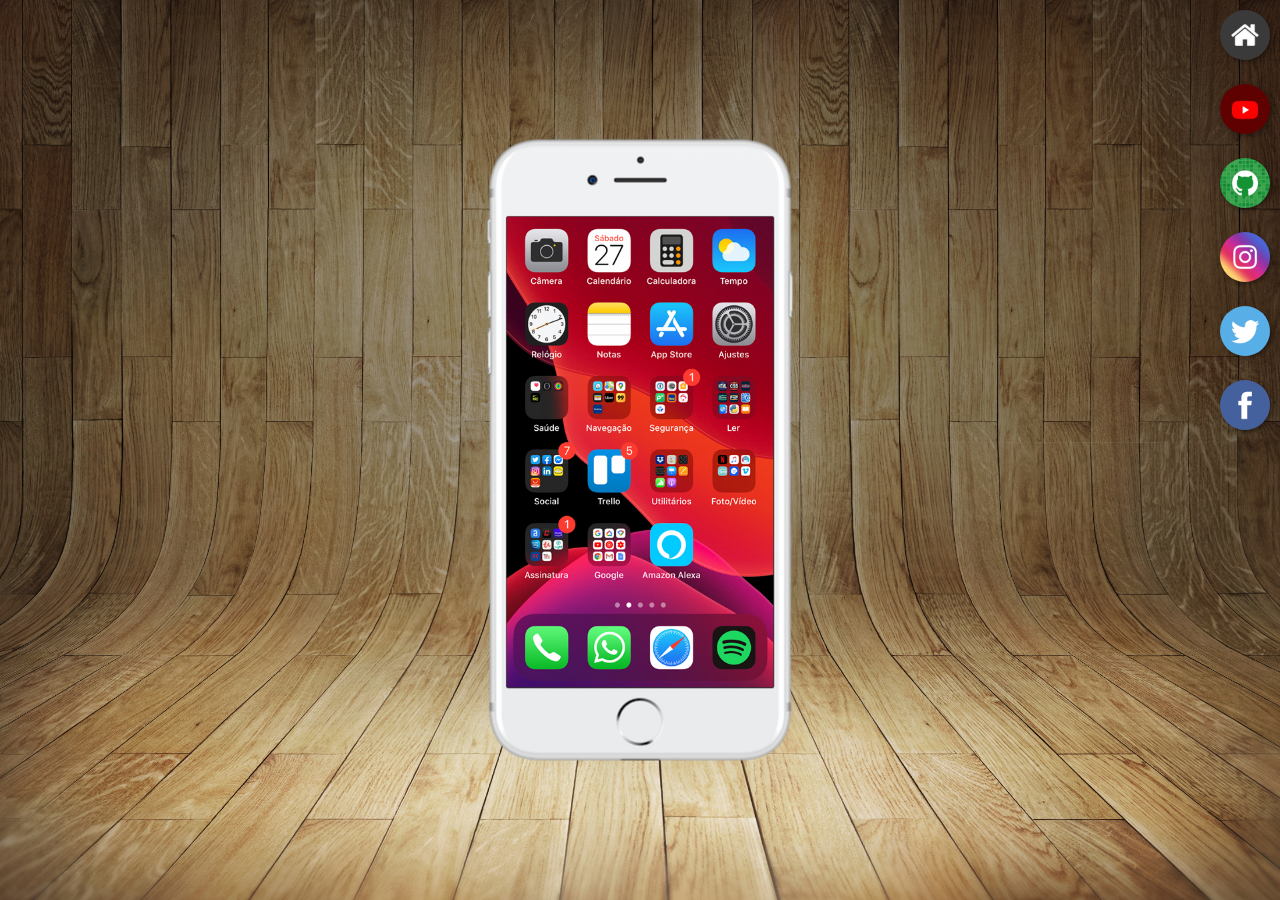
<file: index.html>
<!DOCTYPE html>
<html lang="pt-br">
<head>
    <meta charset="UTF-8">
    <meta name="viewport" content="width=device-width, initial-scale=1.0">
    <title>Projeto Redes Sociais</title>
    <link rel="shortcut icon" href="favicon.ico" type="image/x-icon">
    <link rel="stylesheet" href="estilos/style.css">
</head>
<body>
    <main>
        <section id="telefone">
            <iframe src="home.html" name="tela" id="tela" frameborder="0">
                Seu navegador não é compatível com isso
            </iframe>
        </section>
        <section id="redes-sociais">
            <a href="home.html" target="tela"><img src="imagens/logo-home.jpg" alt=""></a><br>
            <a href="youtube.html" target="tela"><img src="imagens/logo-youtube.jpg" alt=""></a><br>
            <a href="github.html" target="tela"><img src="imagens/logo-github.jpg" alt=""></a><br>
            <a href="instagram.html" target="tela"><img src="imagens/logo-instagram.jpg" alt=""></a><br>
            <a href="twitter.html" target="tela"><img src="imagens/logo-twitter.jpg" alt=""></a><br>
            <a href="facebook.html" target="tela"><img src="imagens/logo-facebook.jpg" alt=""></a>
        </section>
    </main>
</body>
</html>
</file>
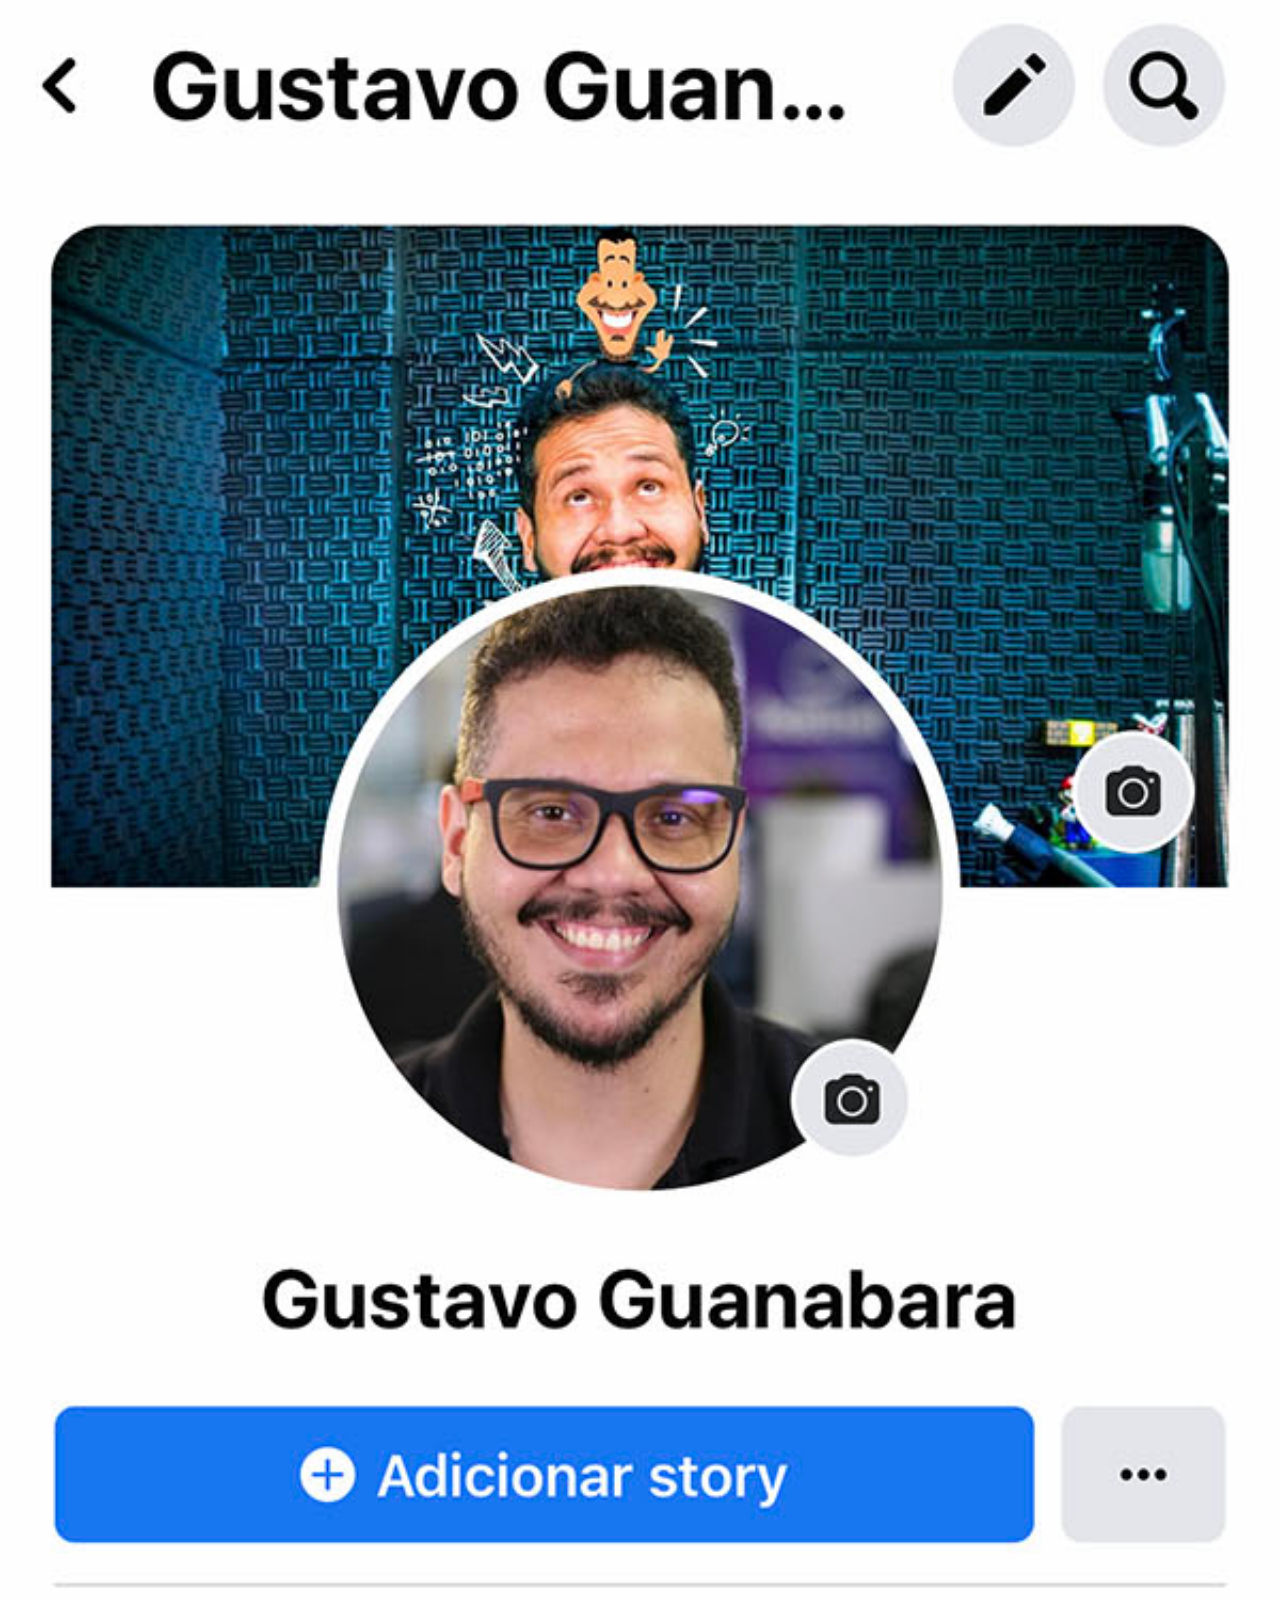
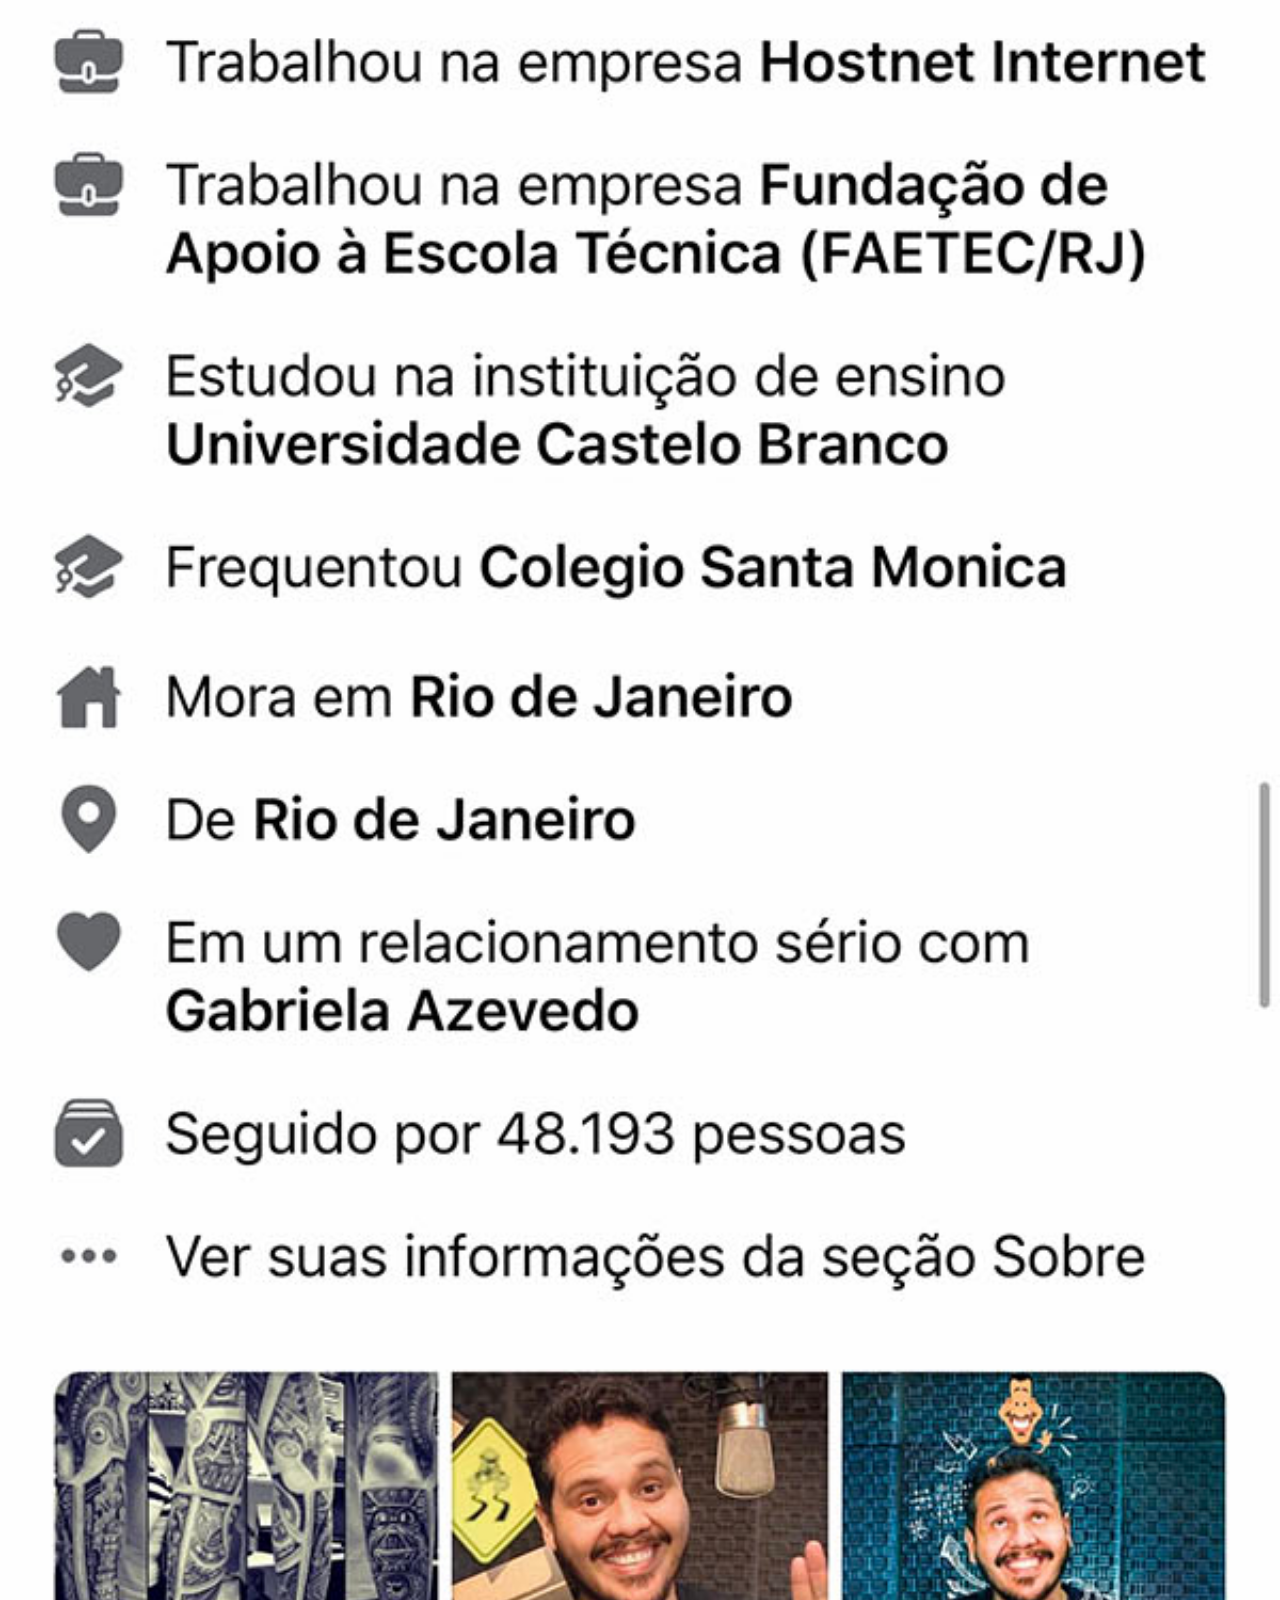
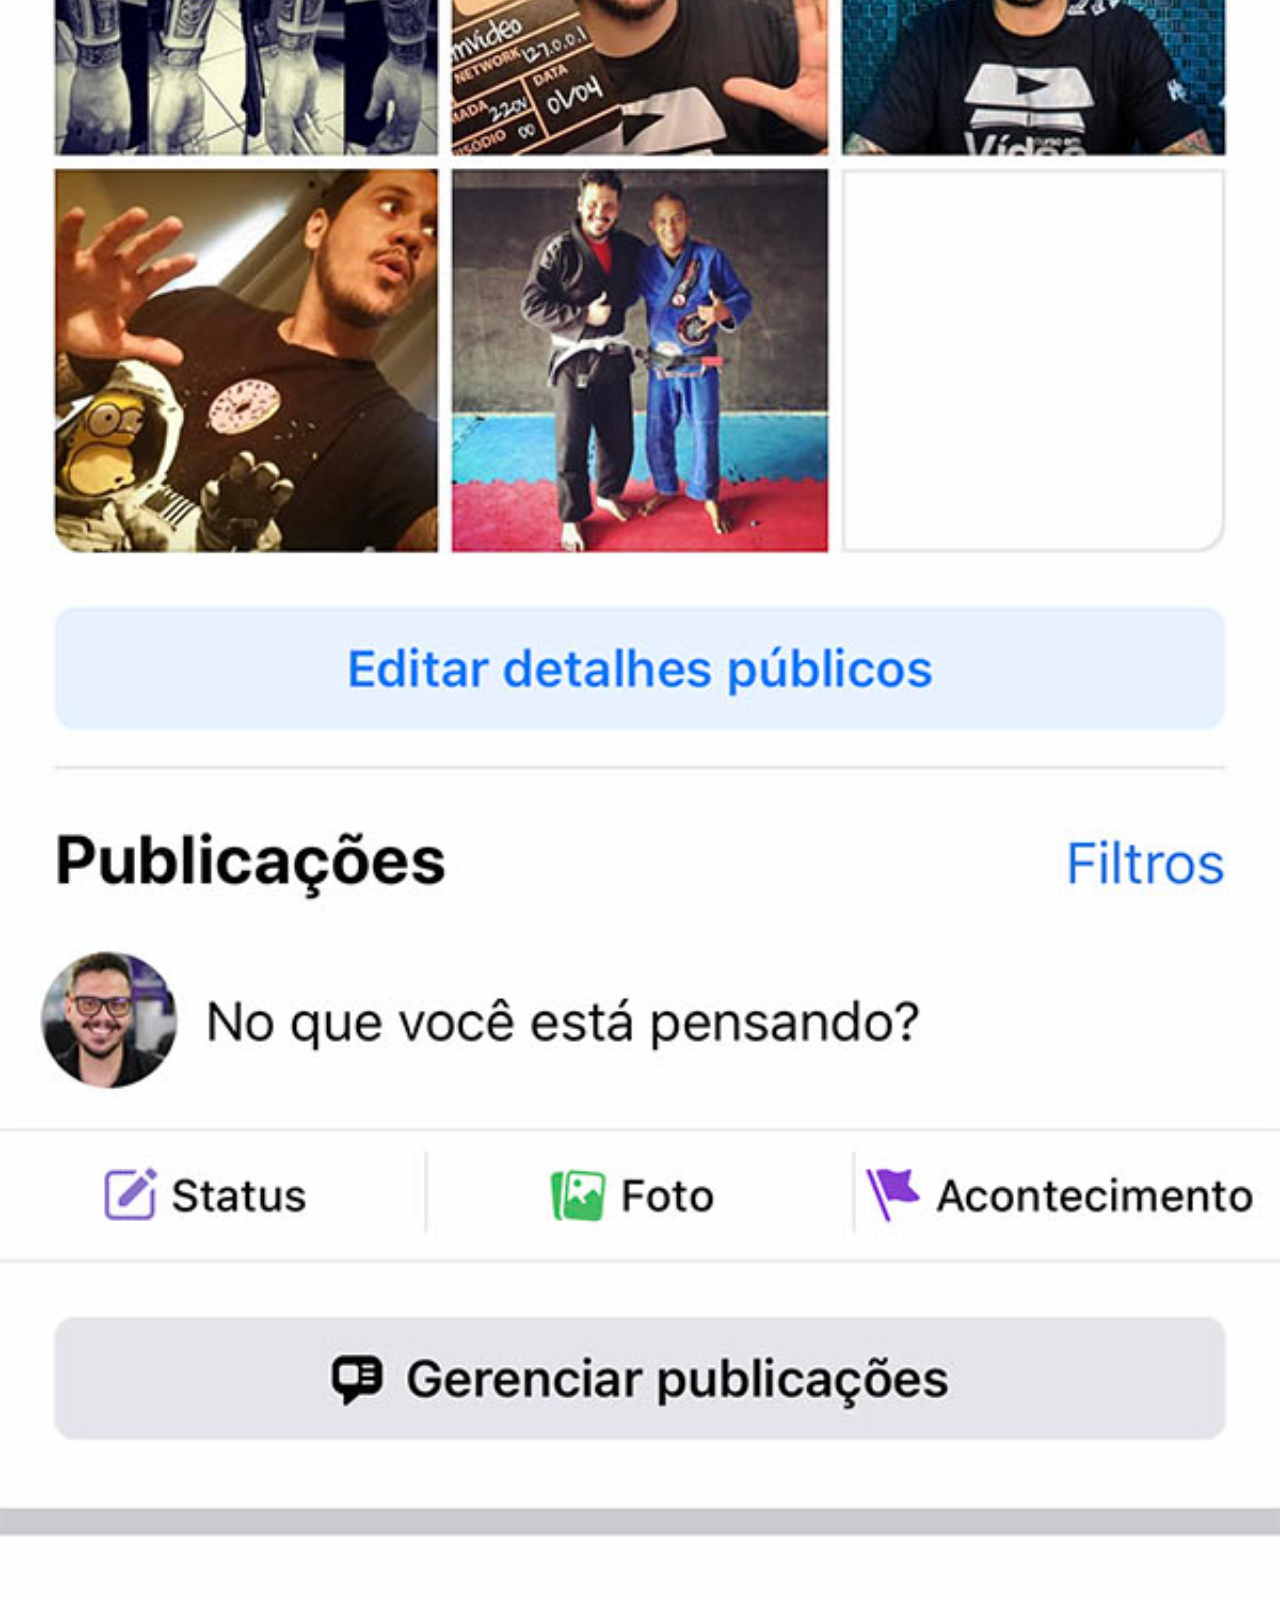
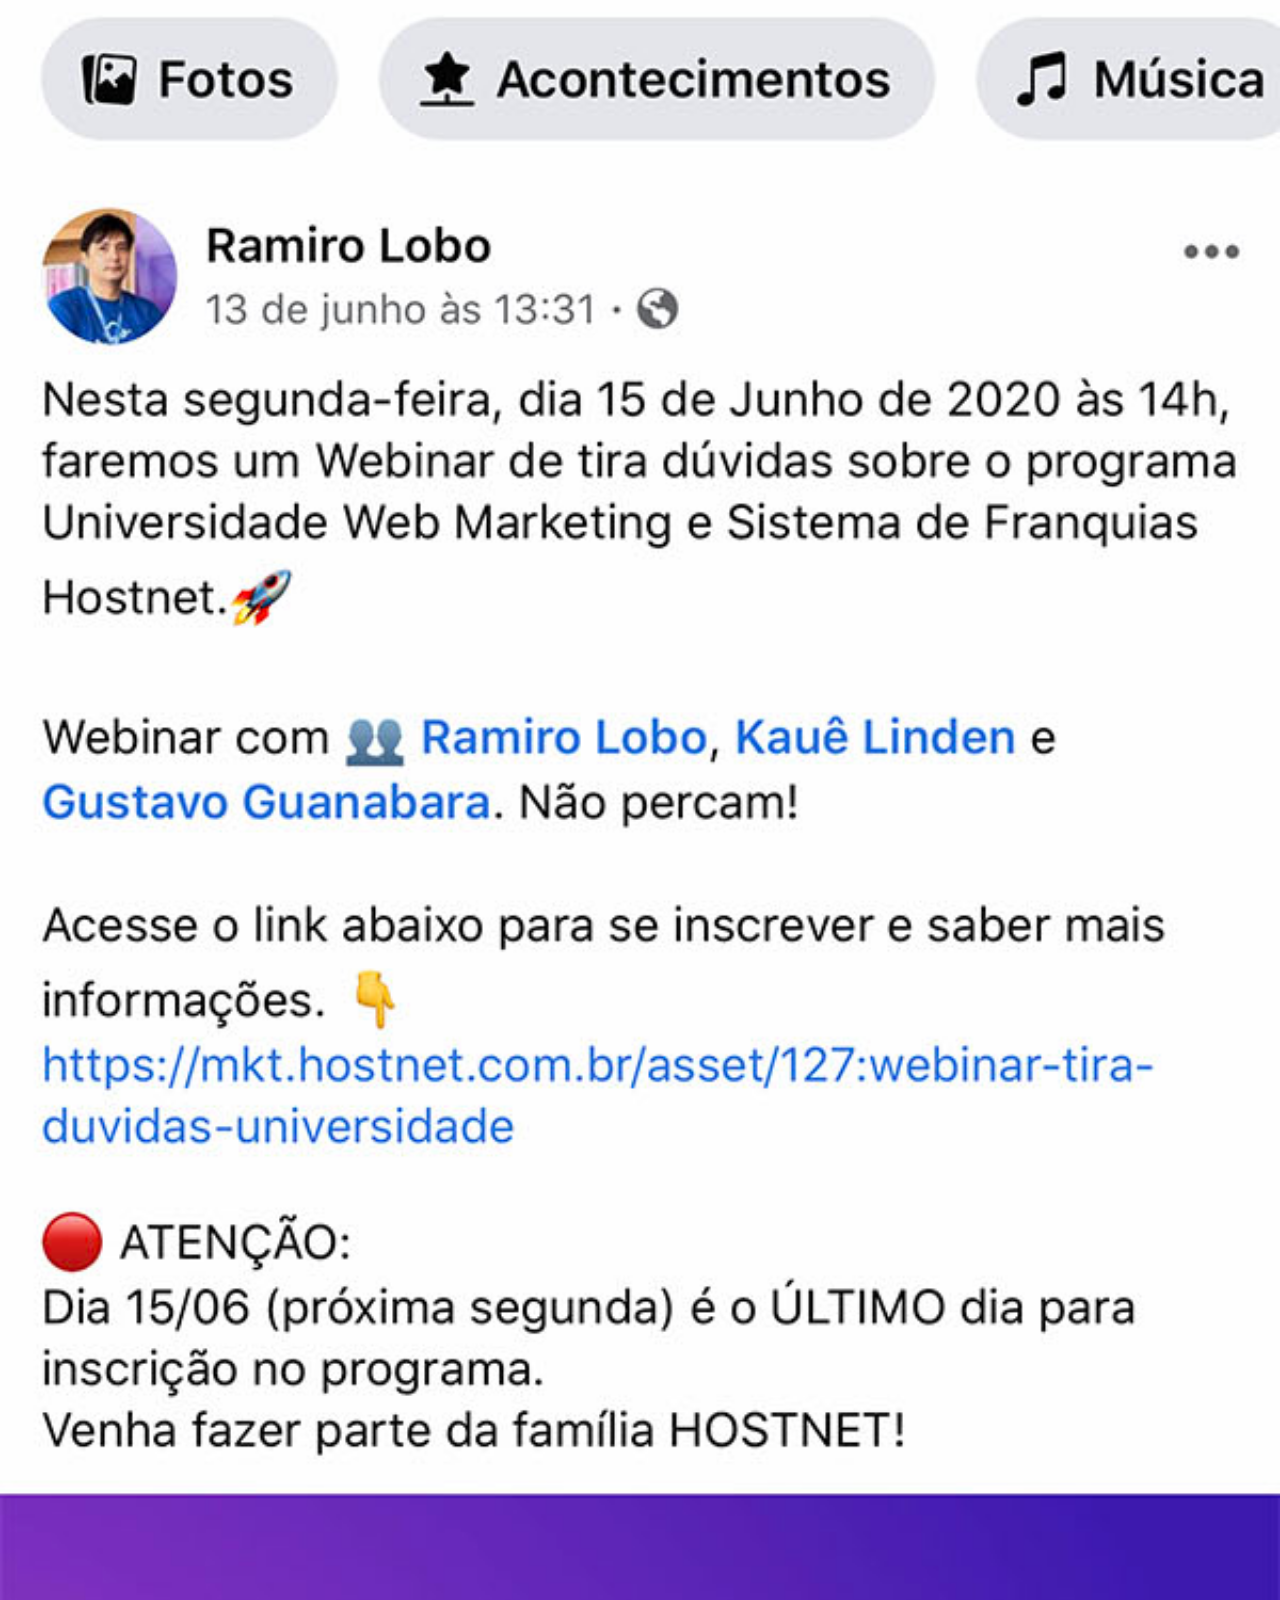
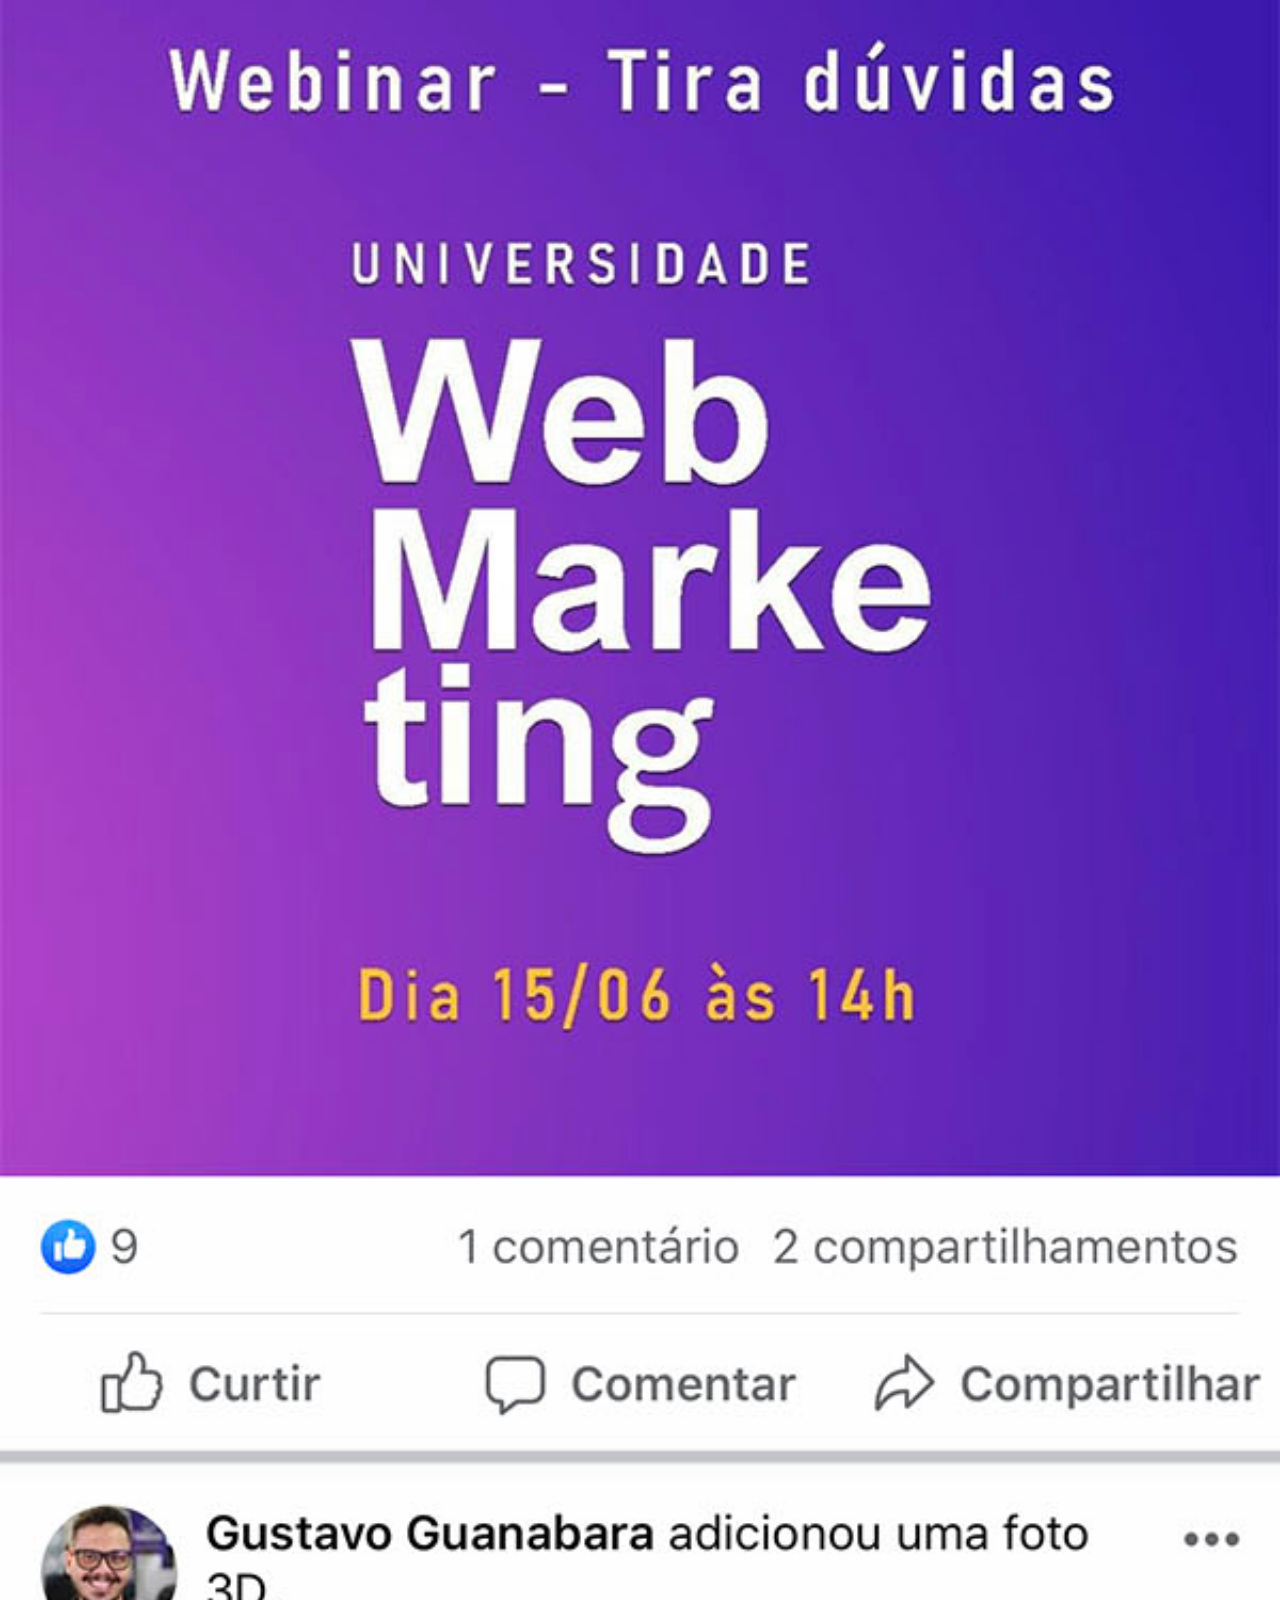
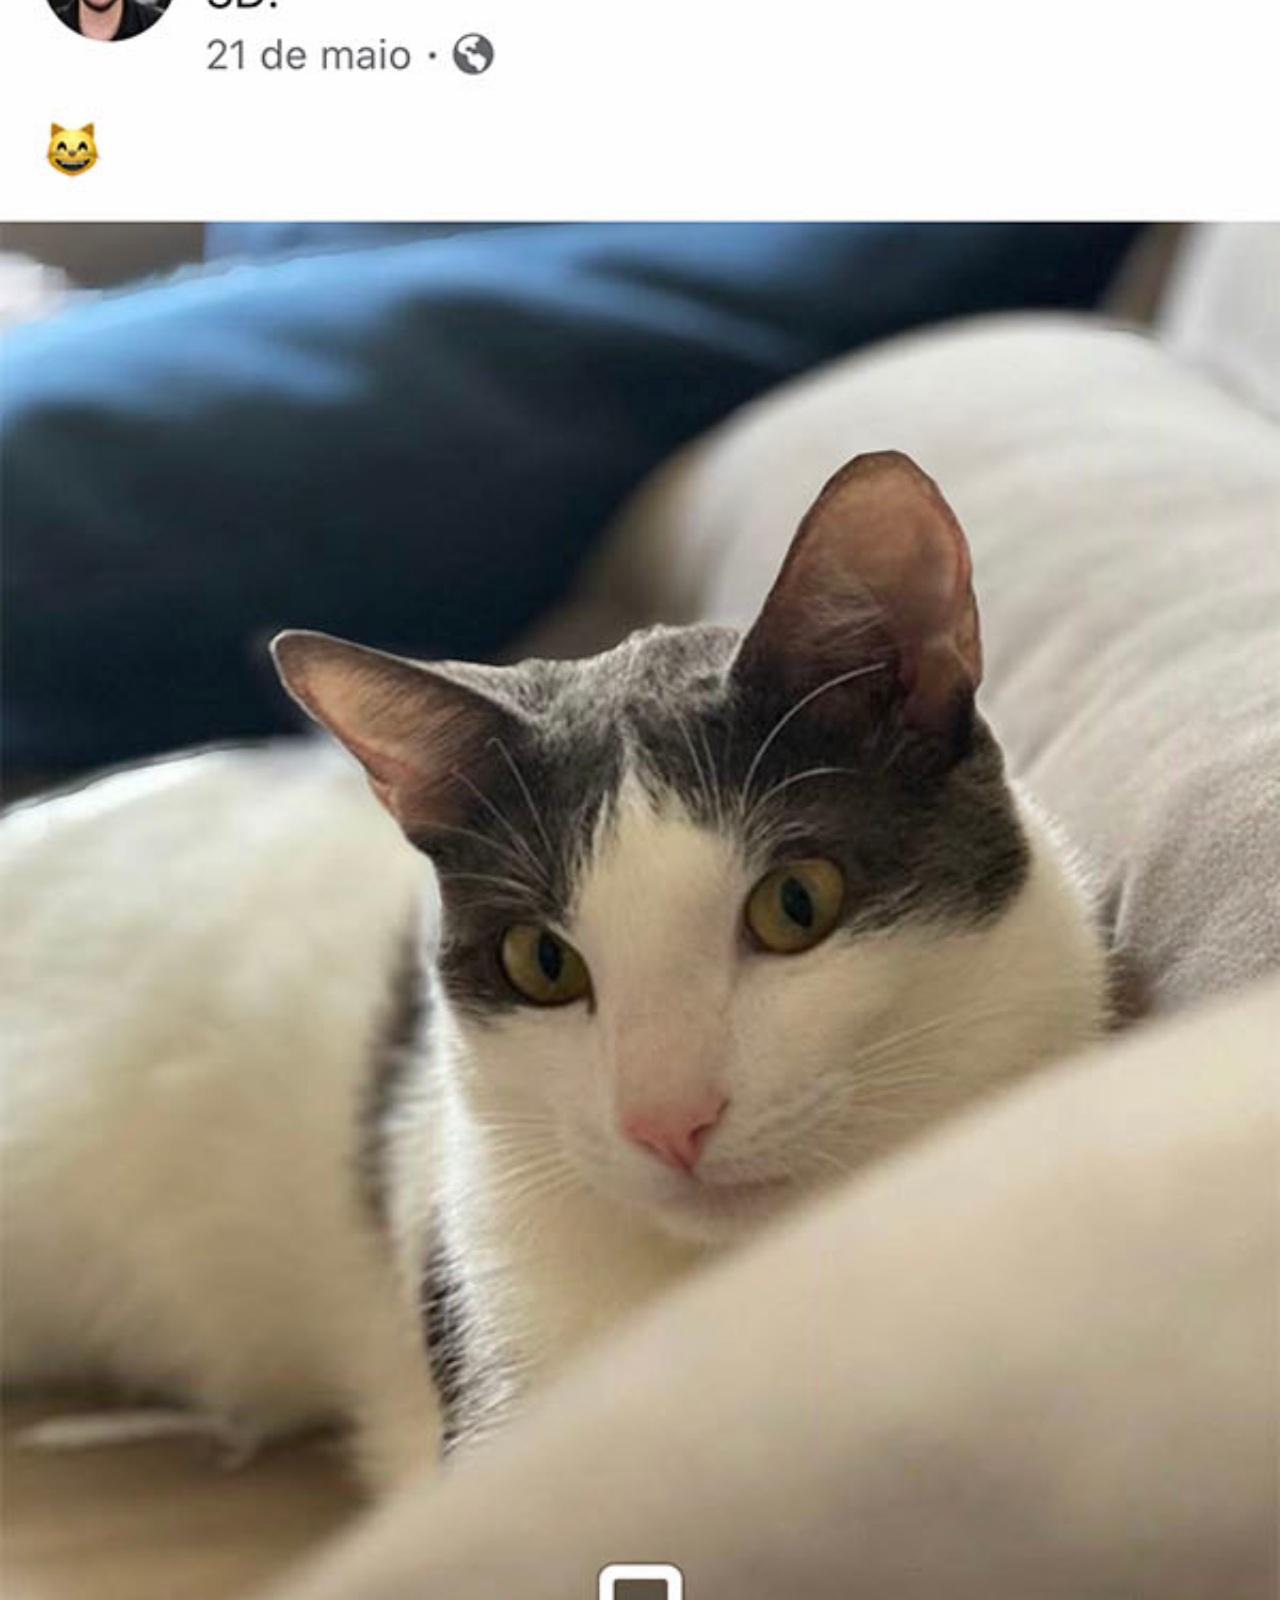
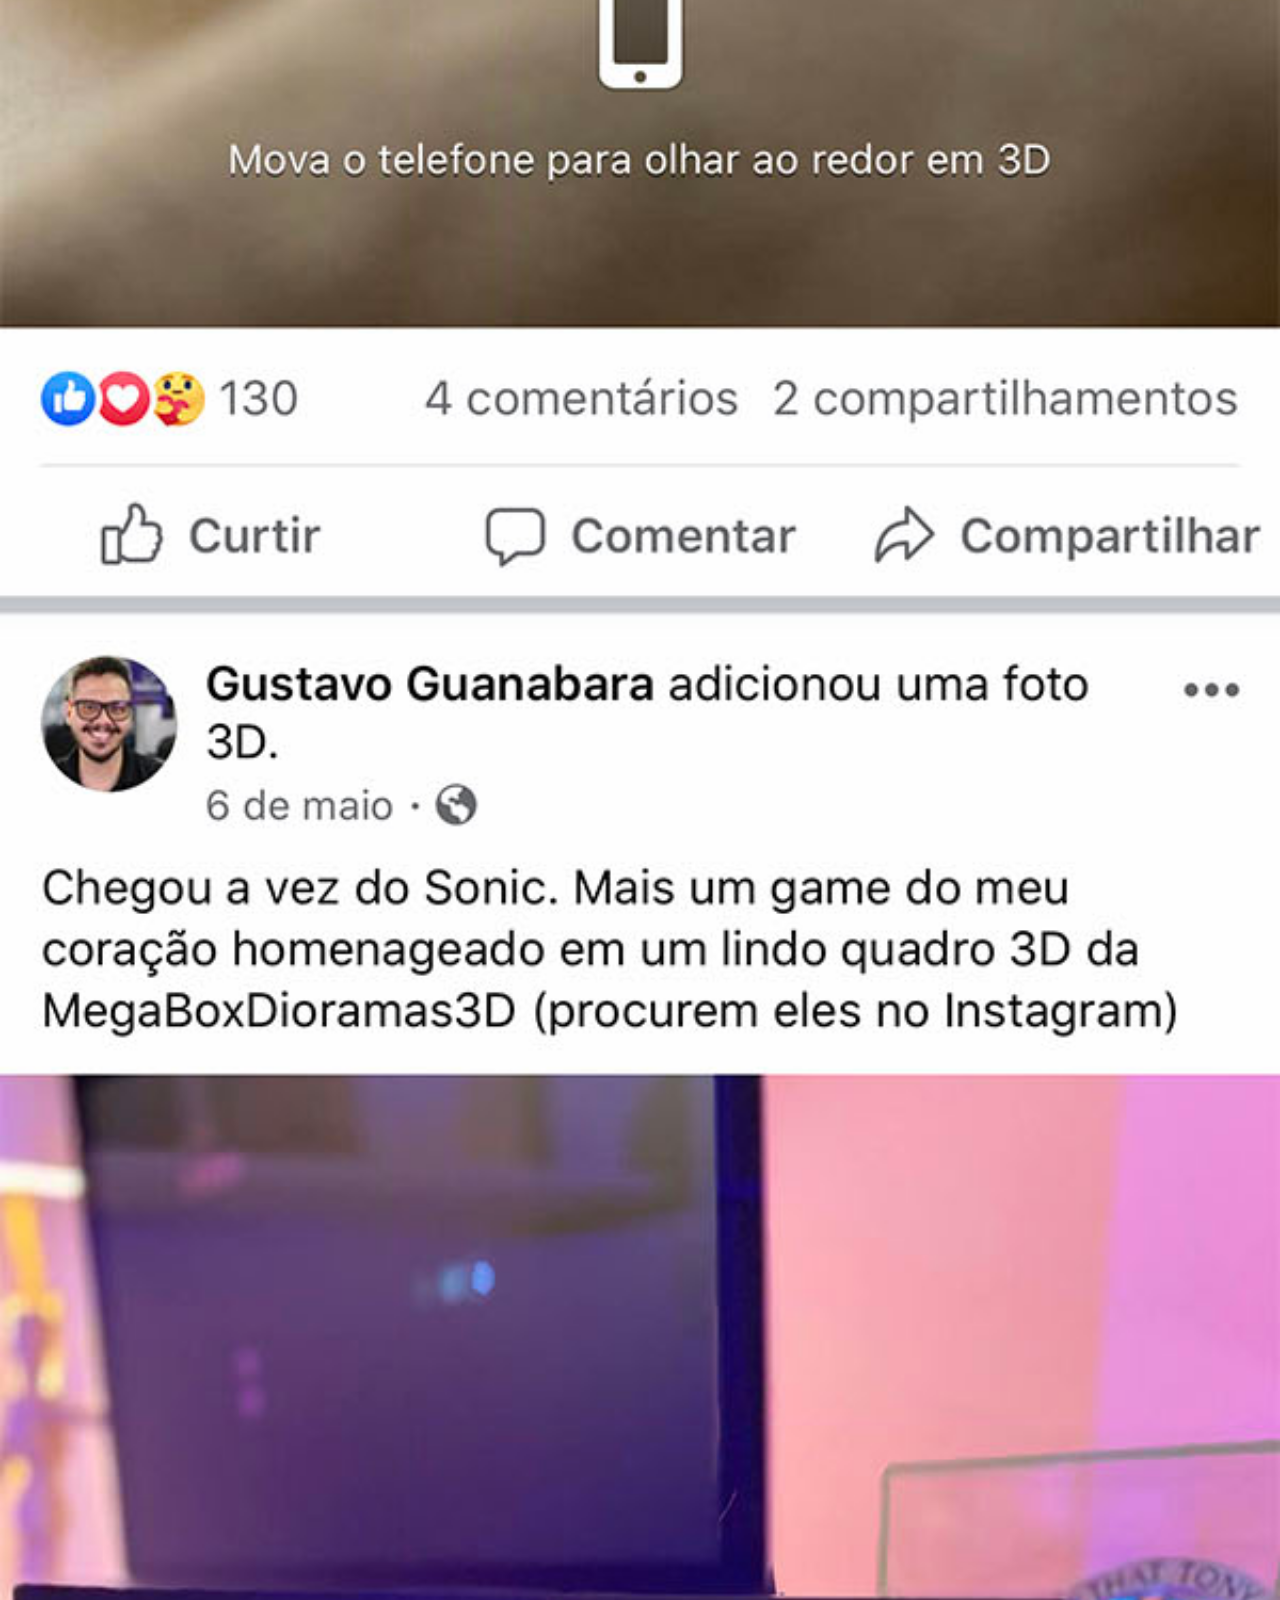
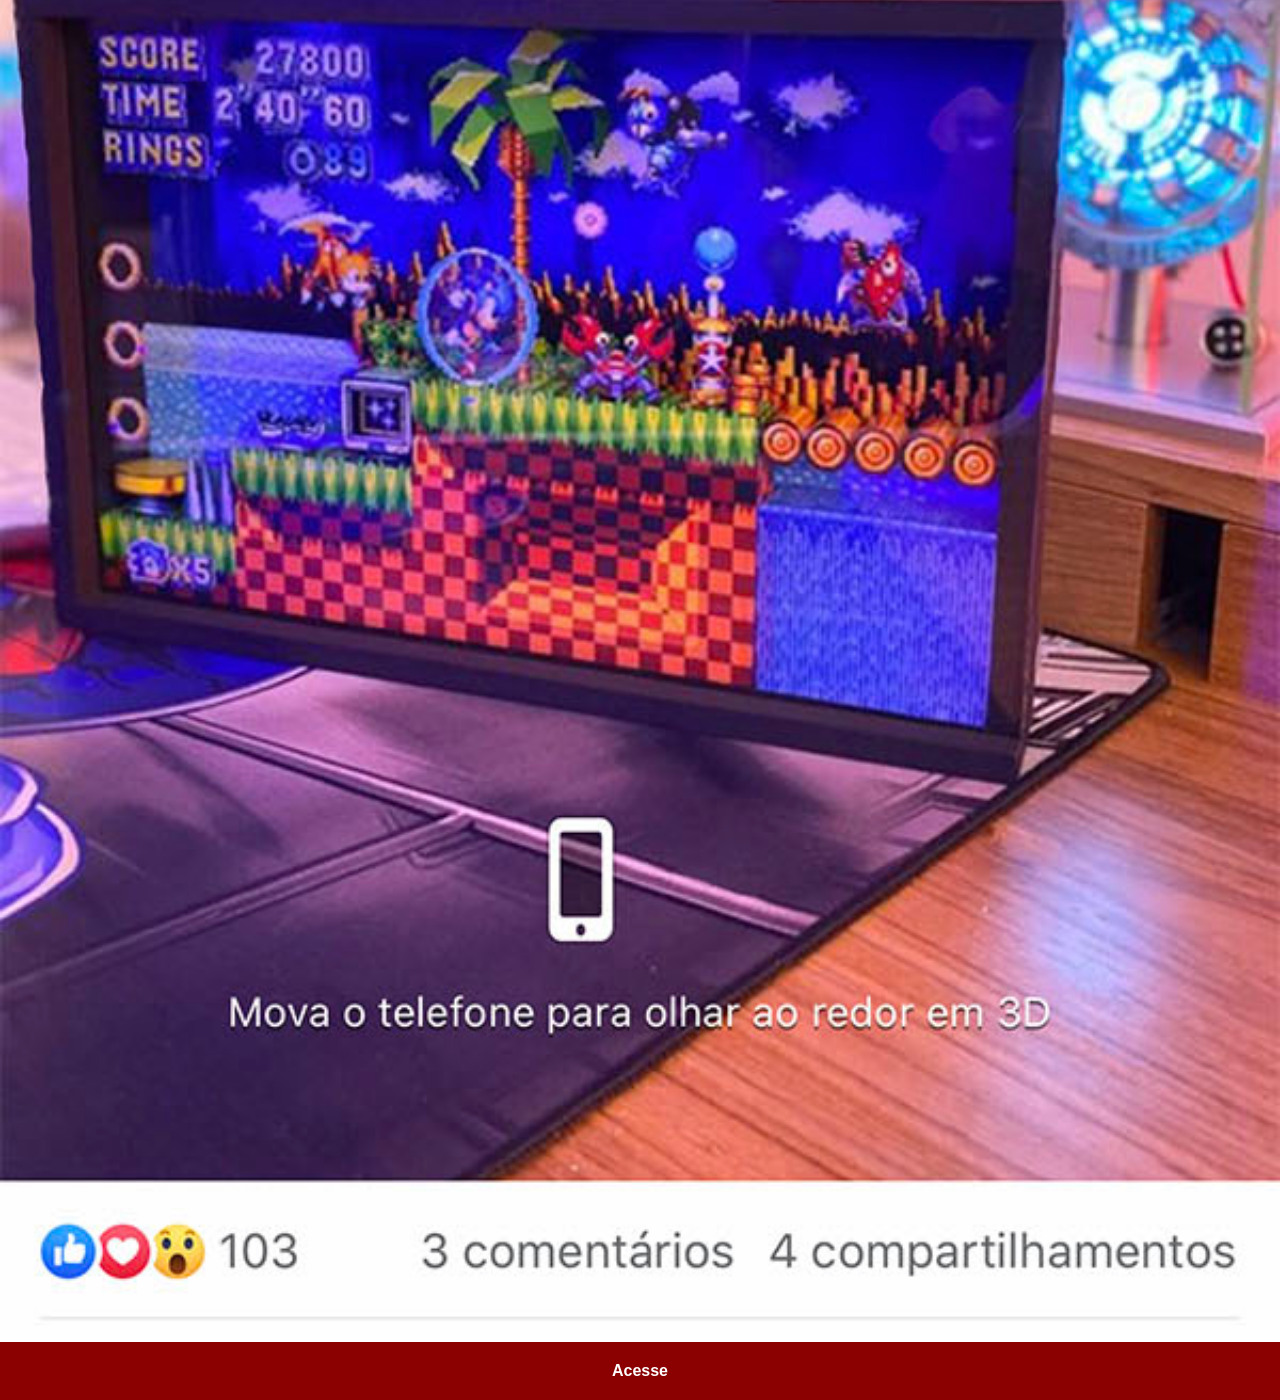
<file: facebook.html>
<!DOCTYPE html>
<html lang="pt-br">
<head>
    <meta charset="UTF-8">
    <meta name="viewport" content="width=device-width, initial-scale=1.0">
    <title>Facebook</title>
    <link rel="stylesheet" href="estilos/social.css">
</head>
<body>
    <img src="imagens/tela-facebook.jpg" alt="Facebook">
    <a href="https://www.facebook.com/gustavoguanabara/?locale=pt_BR">Acesse</a>
</body>
</html>
</file>
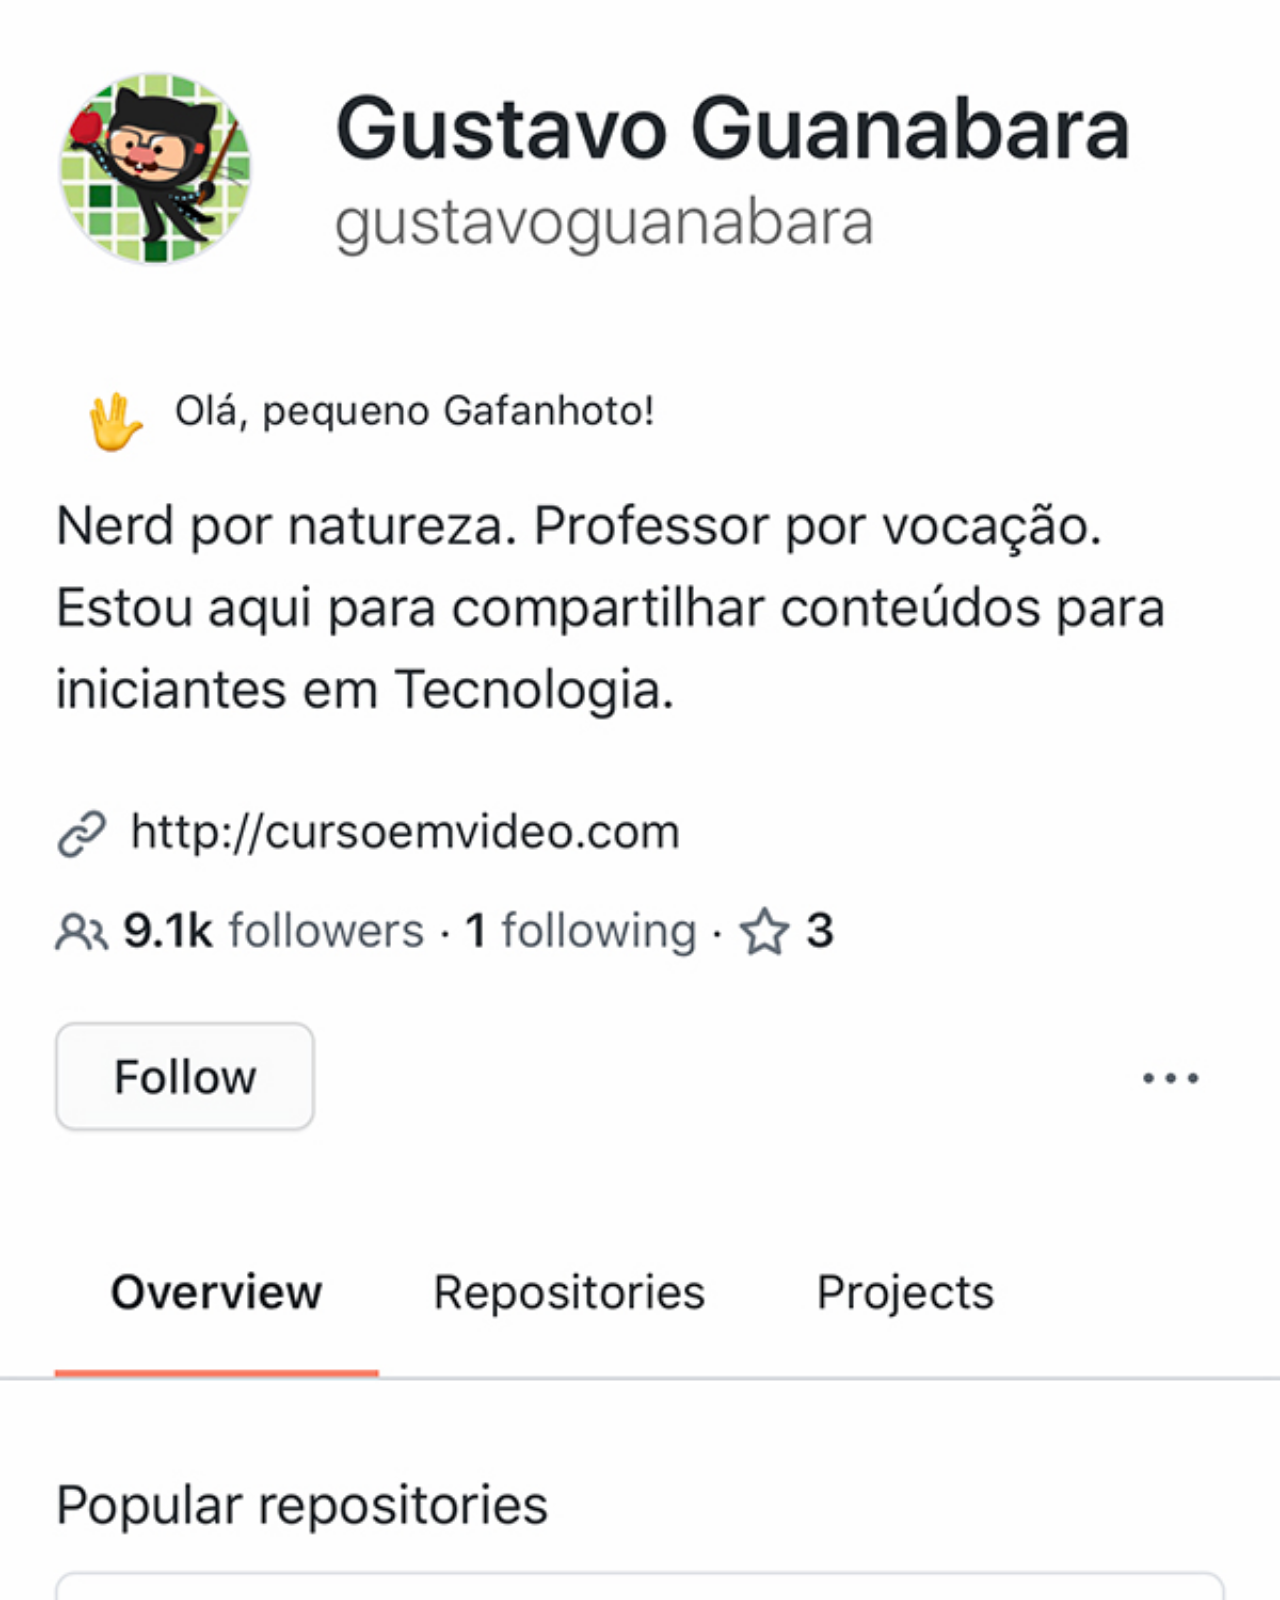
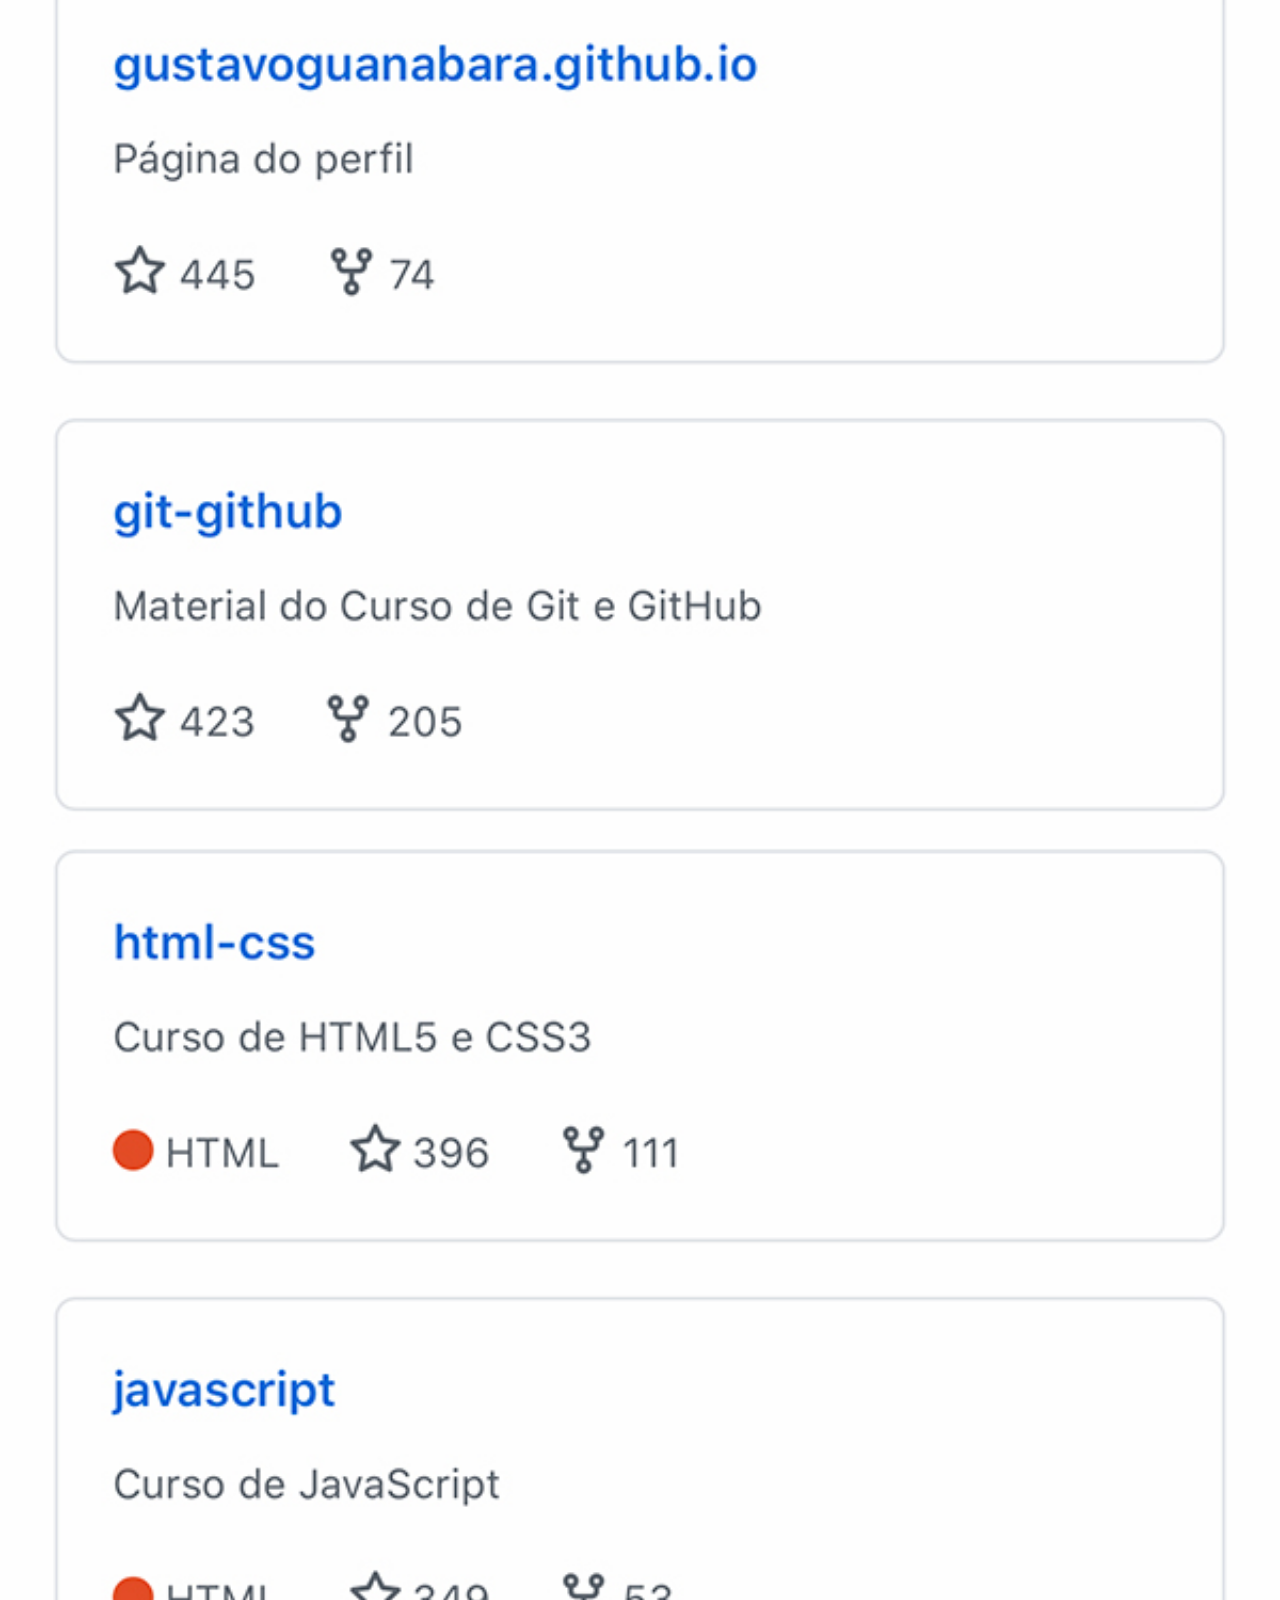
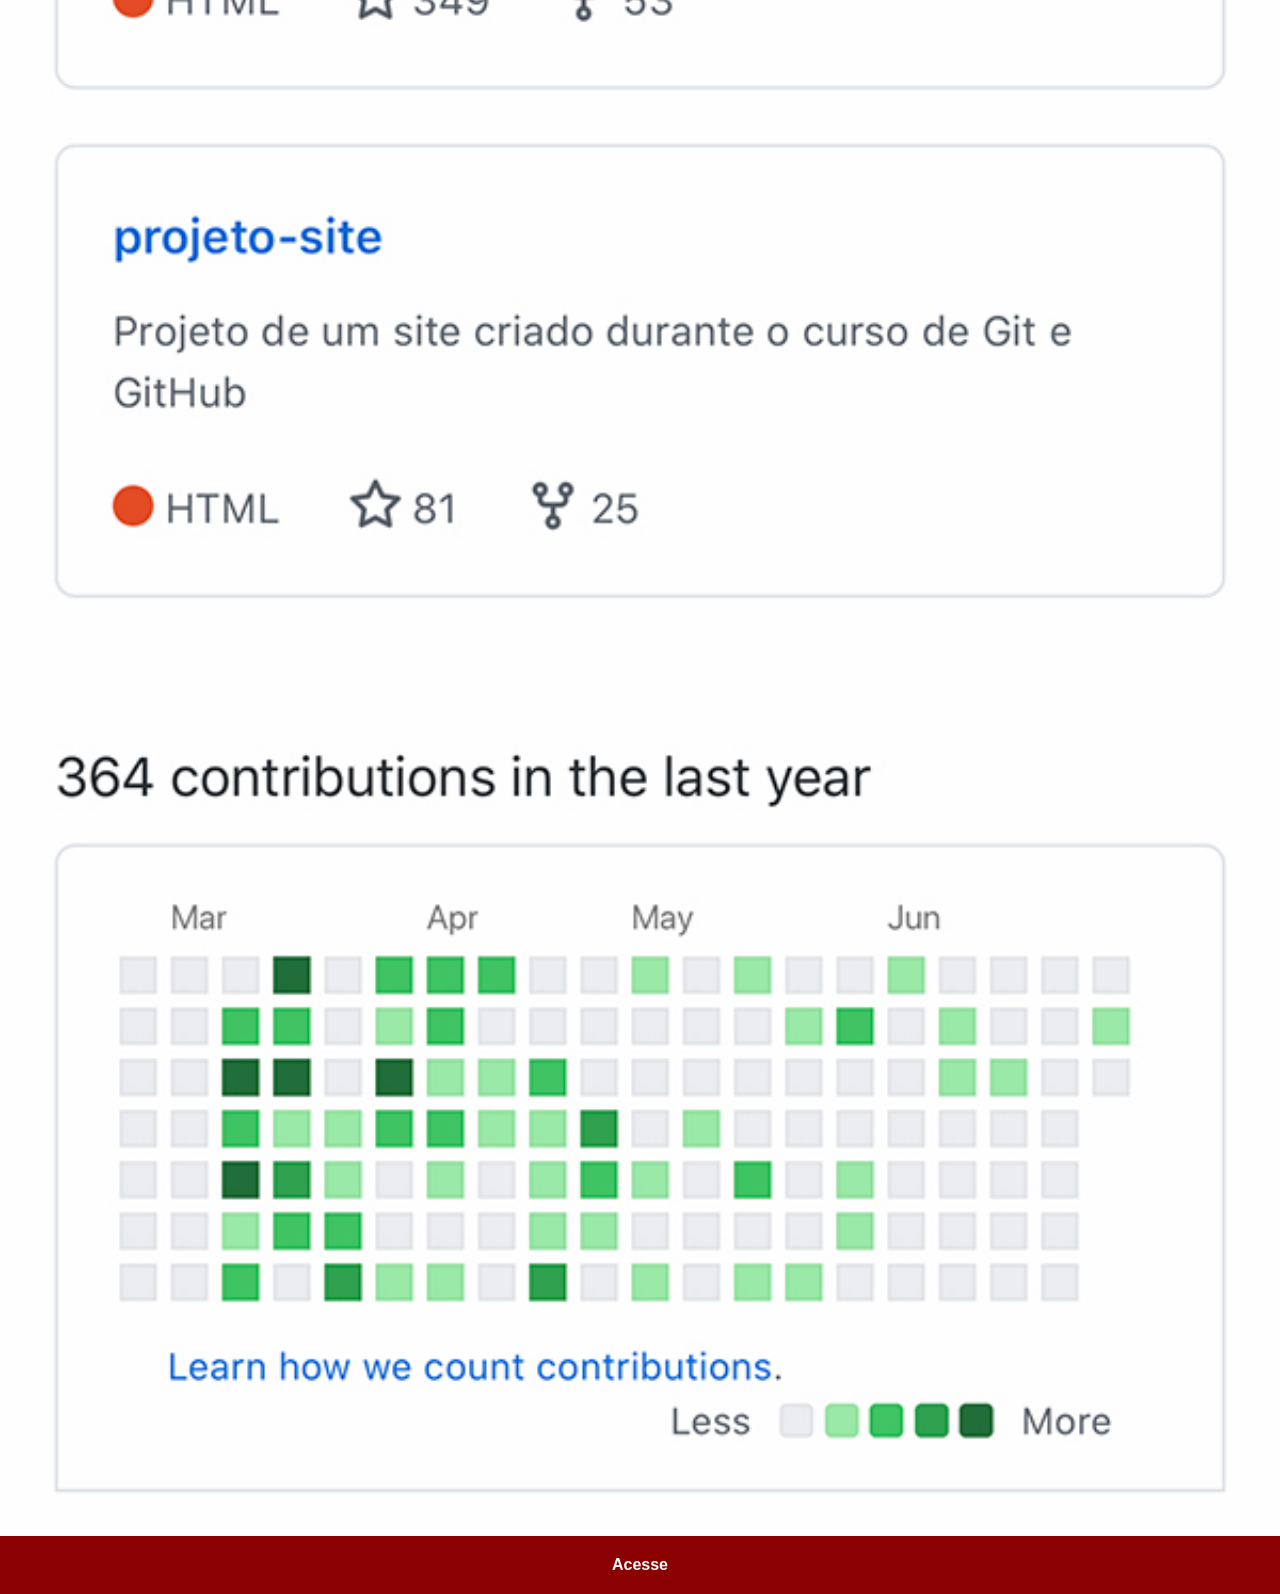
<file: github.html>
<!DOCTYPE html>
<html lang="pt-br">
<head>
    <meta charset="UTF-8">
    <meta name="viewport" content="width=device-width, initial-scale=1.0">
    <title>GitHub</title>
    <link rel="stylesheet" href="estilos/social.css">
</head>
<body>
    <img src="imagens/tela-github.jpg" alt="GitHub">
    <a href="https://github.com/gustavoguanabara" target="_blank">Acesse</a>
</body>
</html>
</file>
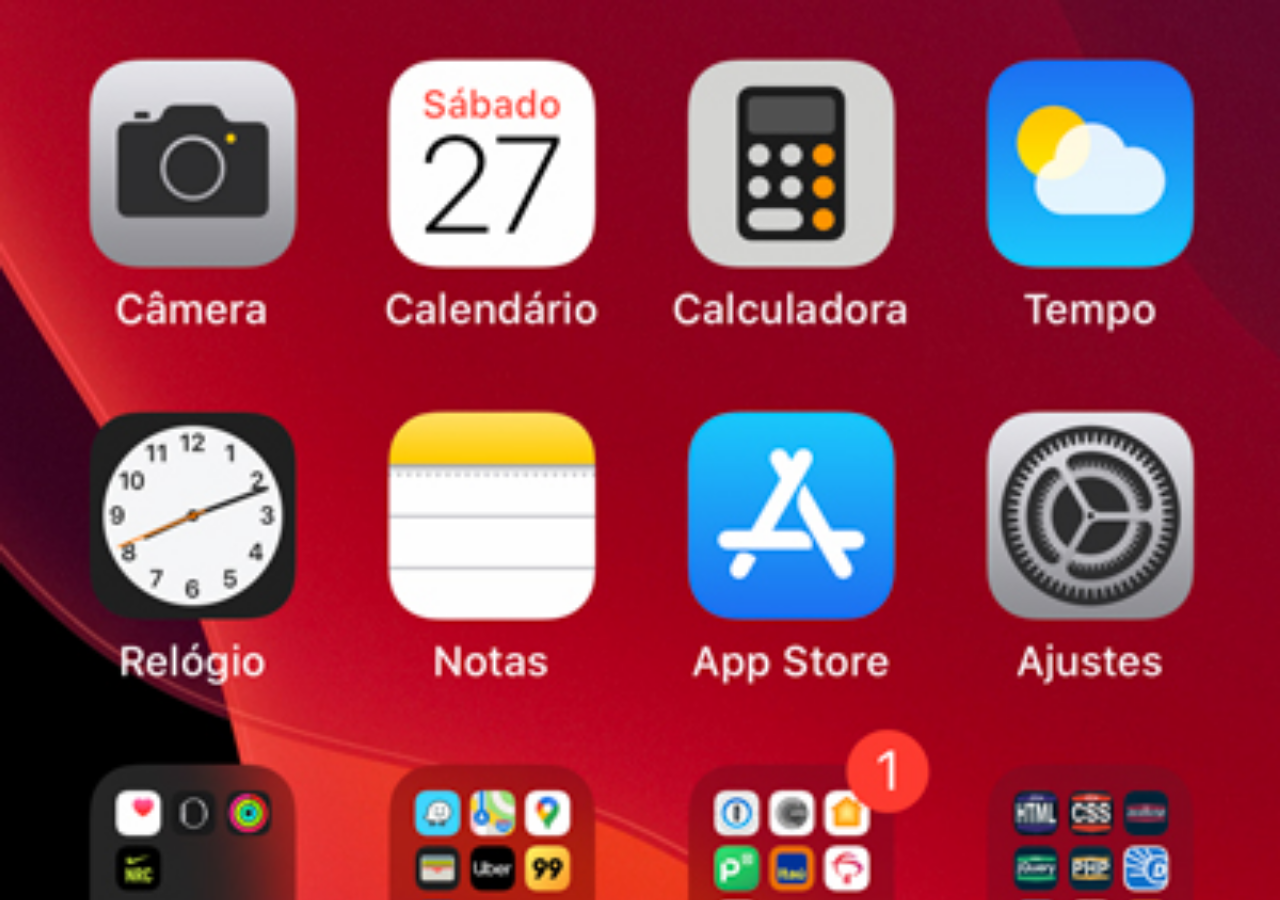
<file: home.html>
<!DOCTYPE html>
<html lang="pt-br">
<head>
    <meta charset="UTF-8">
    <meta name="viewport" content="width=device-width, initial-scale=1.0">
    <title>Home</title>
    <style>
        * {
            margin: 0px;
            padding: 0px;
        }

        body {
            height: 100vh;
            width: 100vw;
            background: black url(imagens/tela-home.jpg) no-repeat top center;
            background-size: cover;
        }
    </style>
</head>
<body>
    
</body>
</html>
</file>
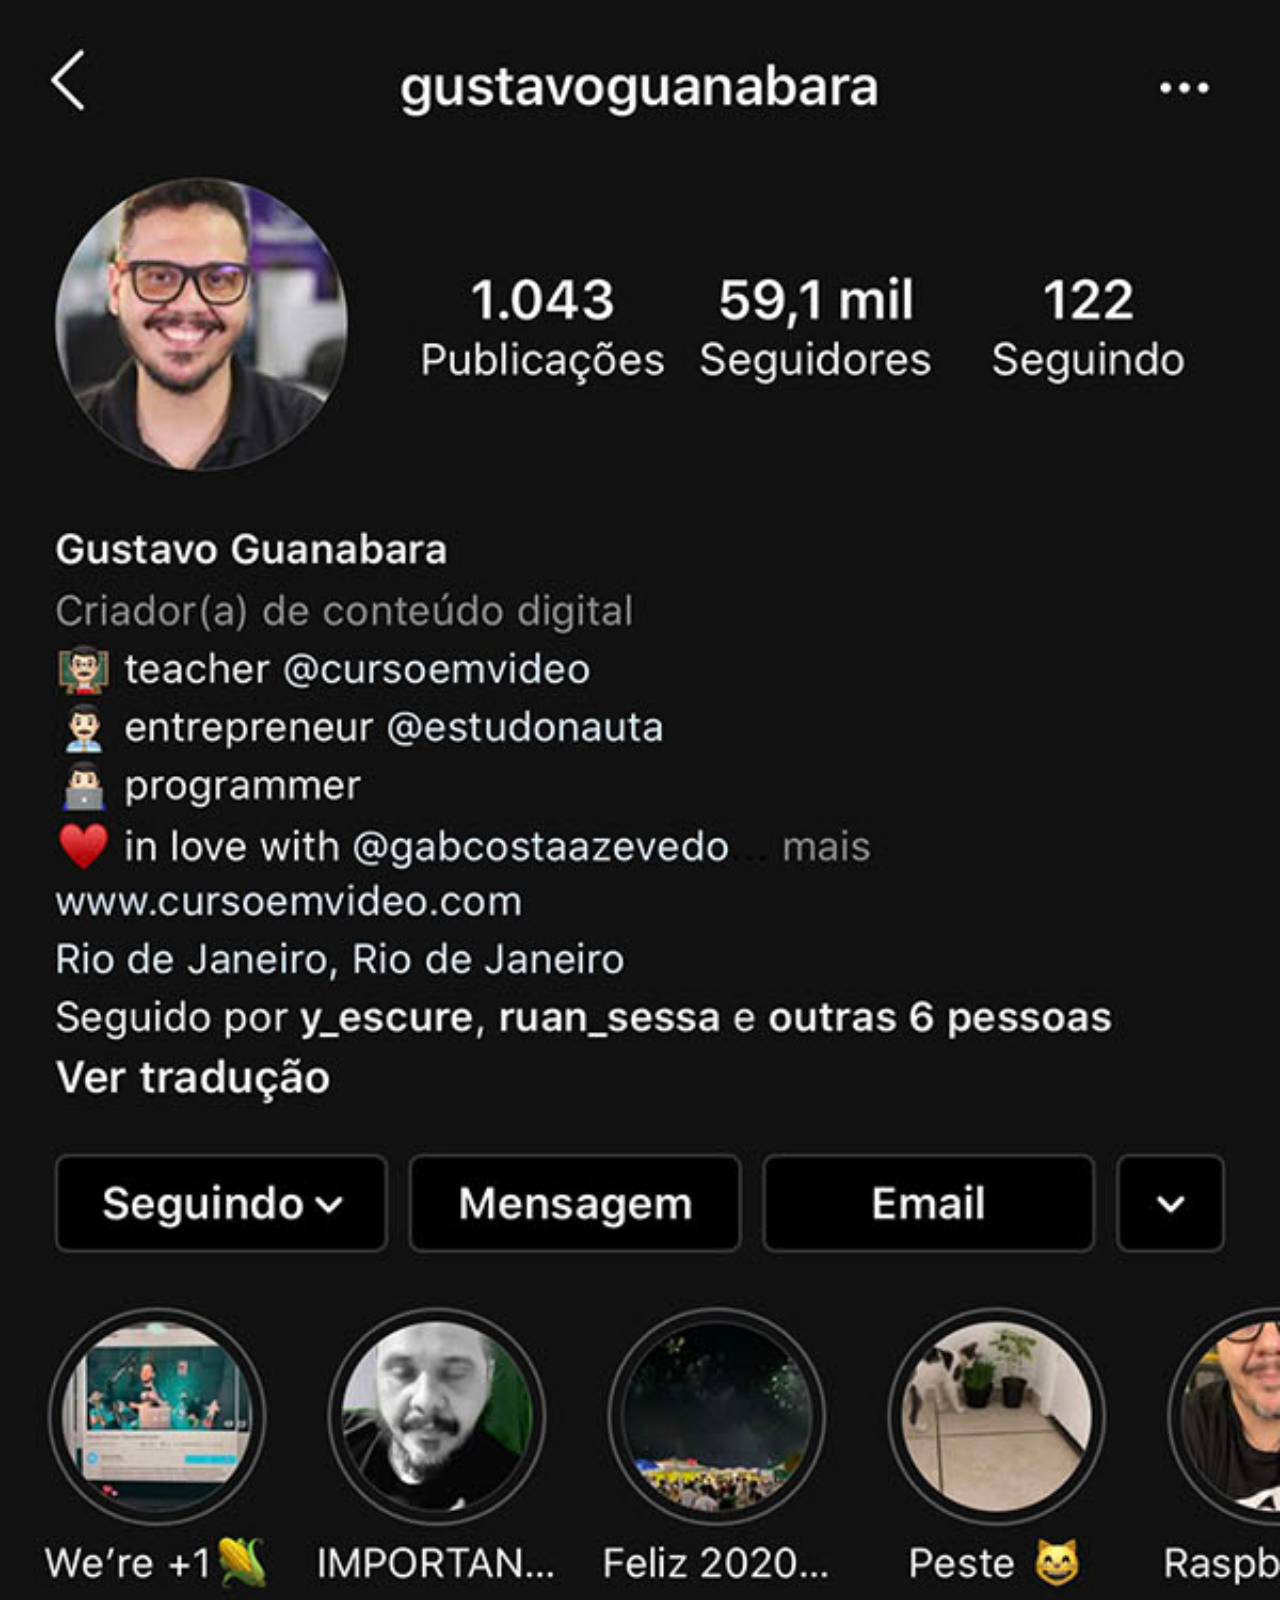
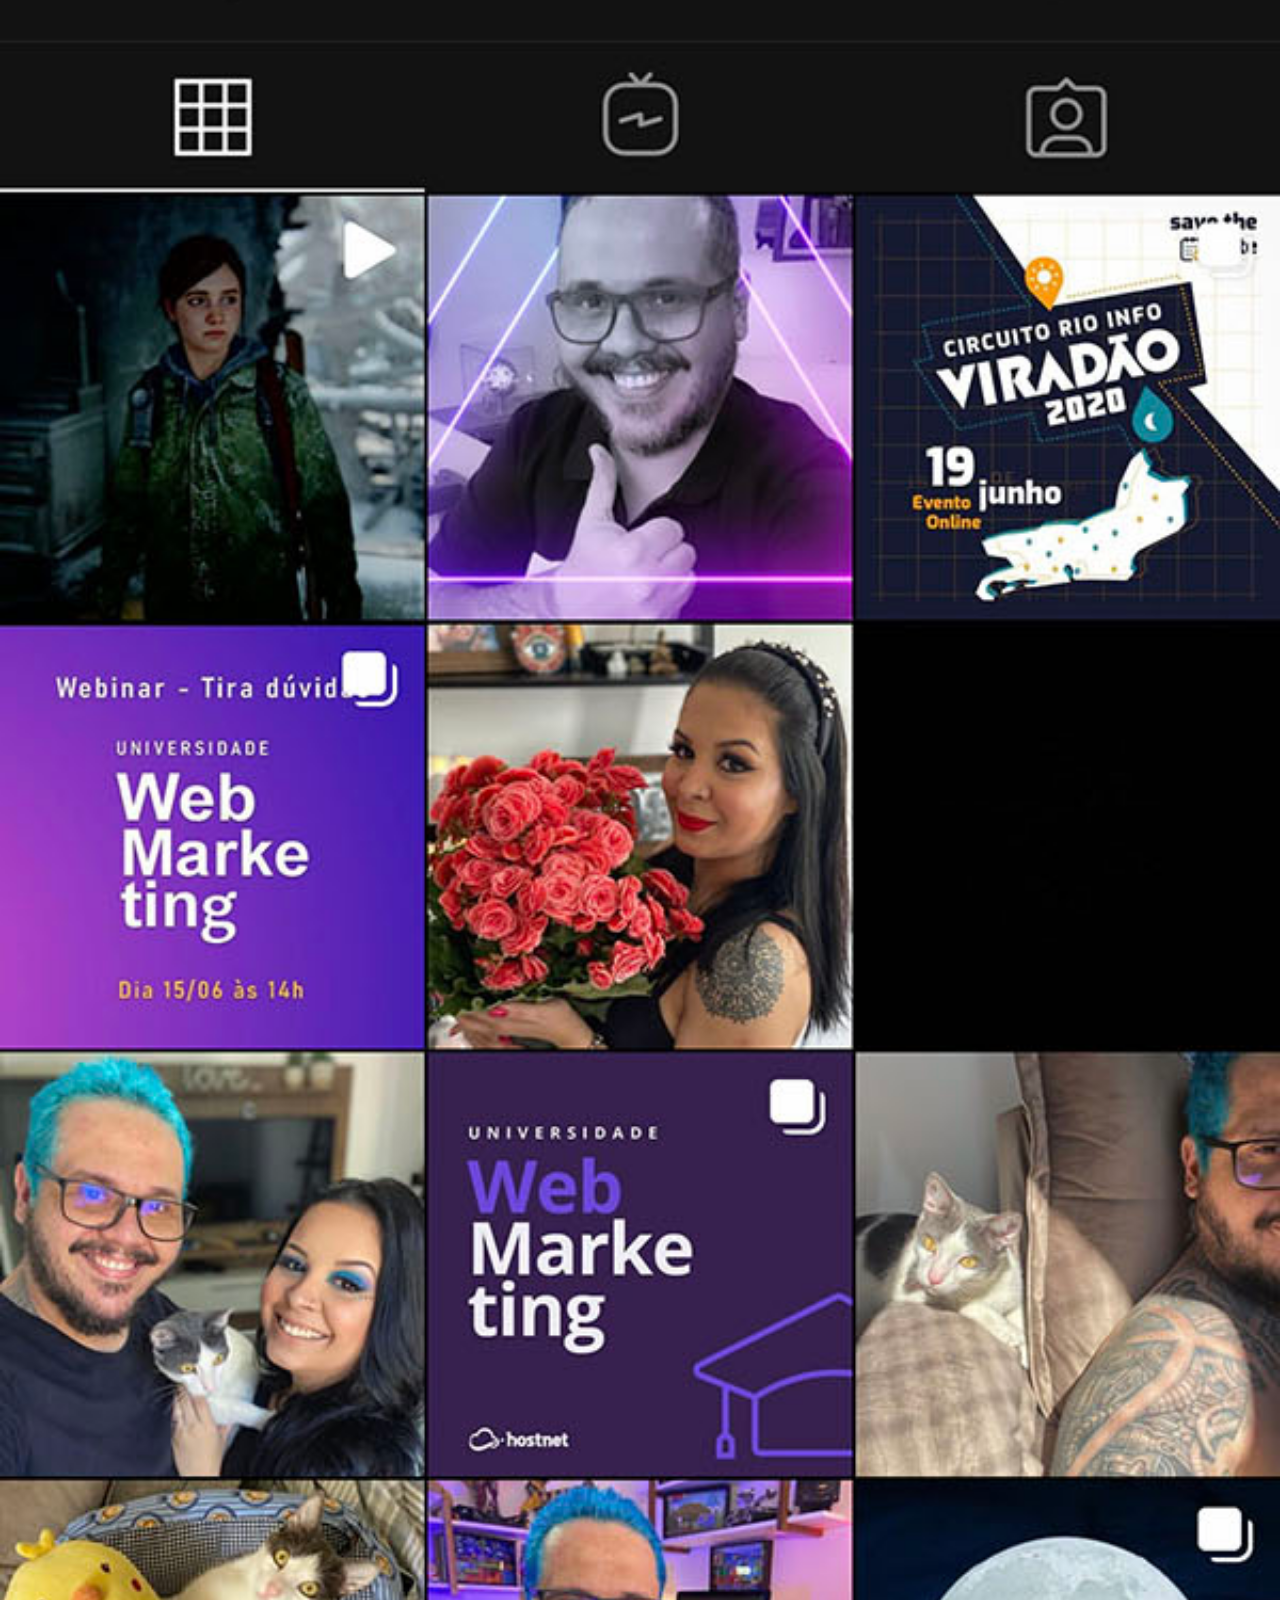
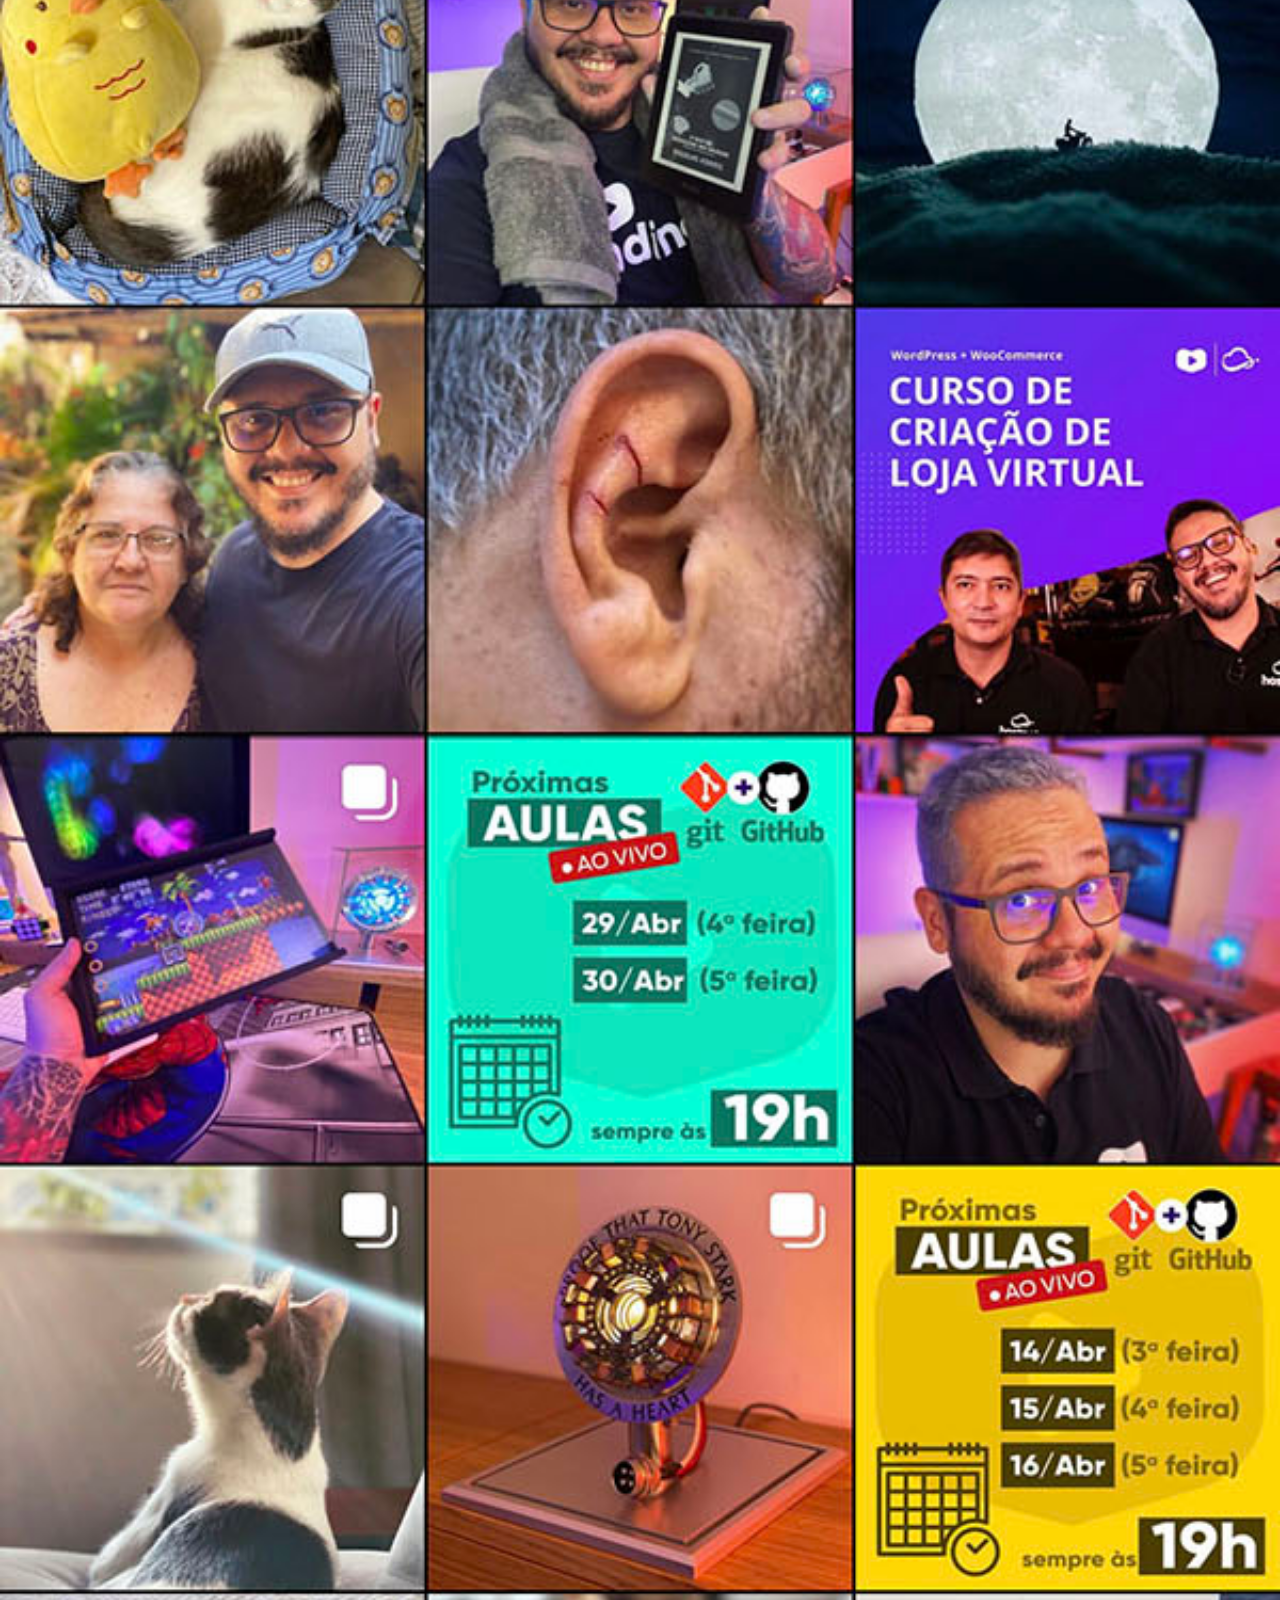
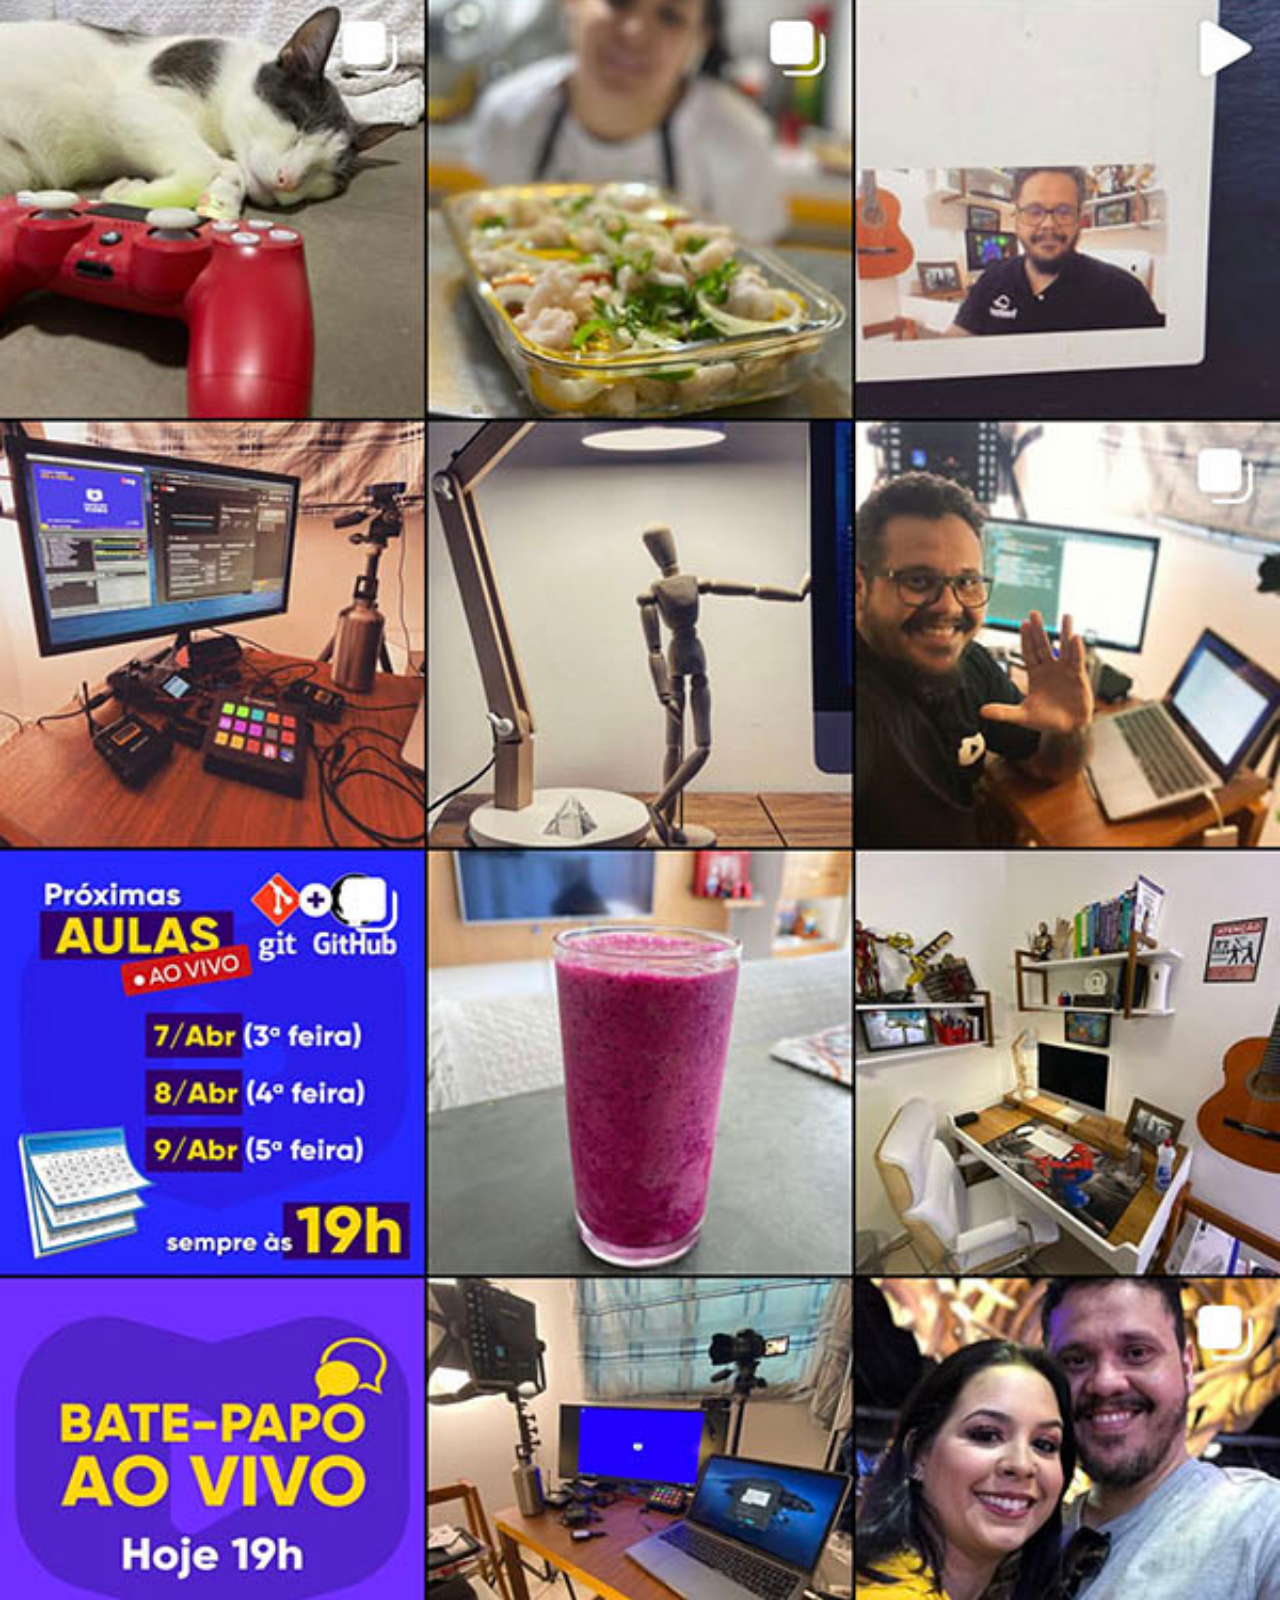
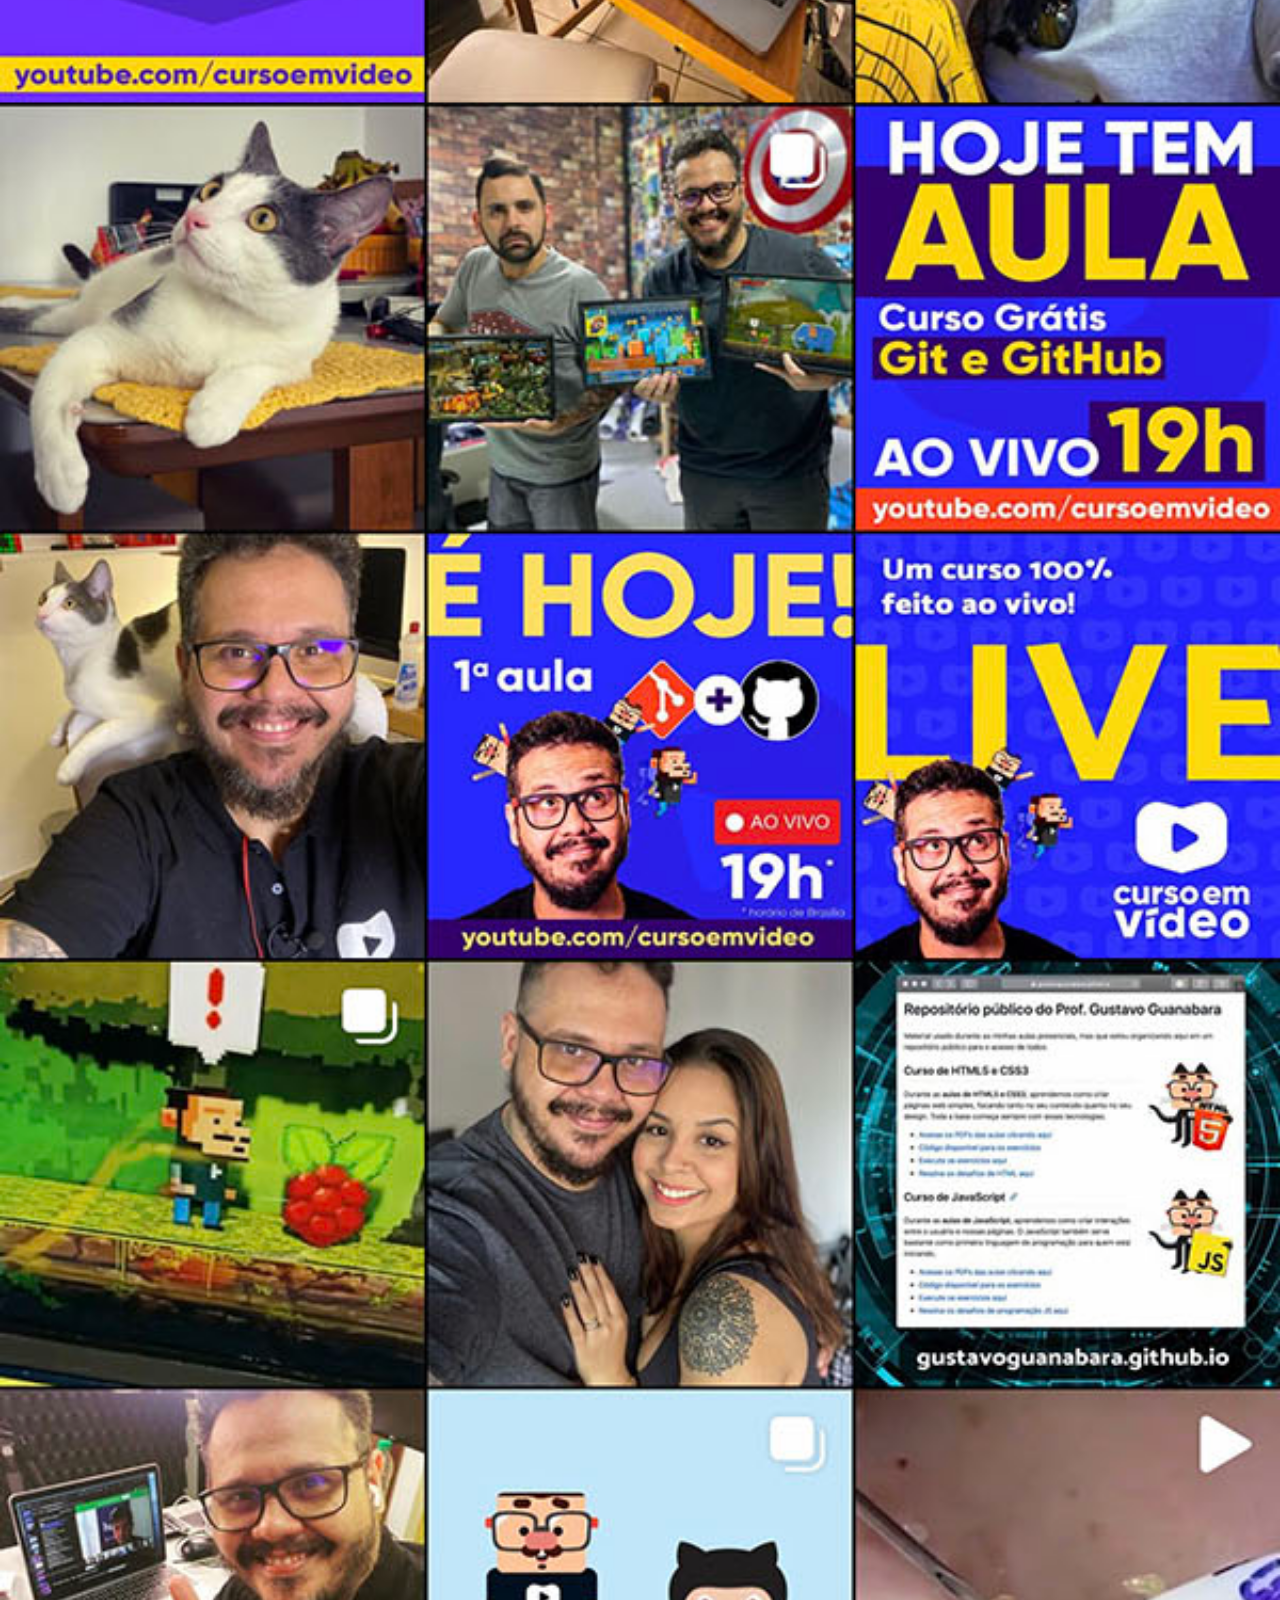
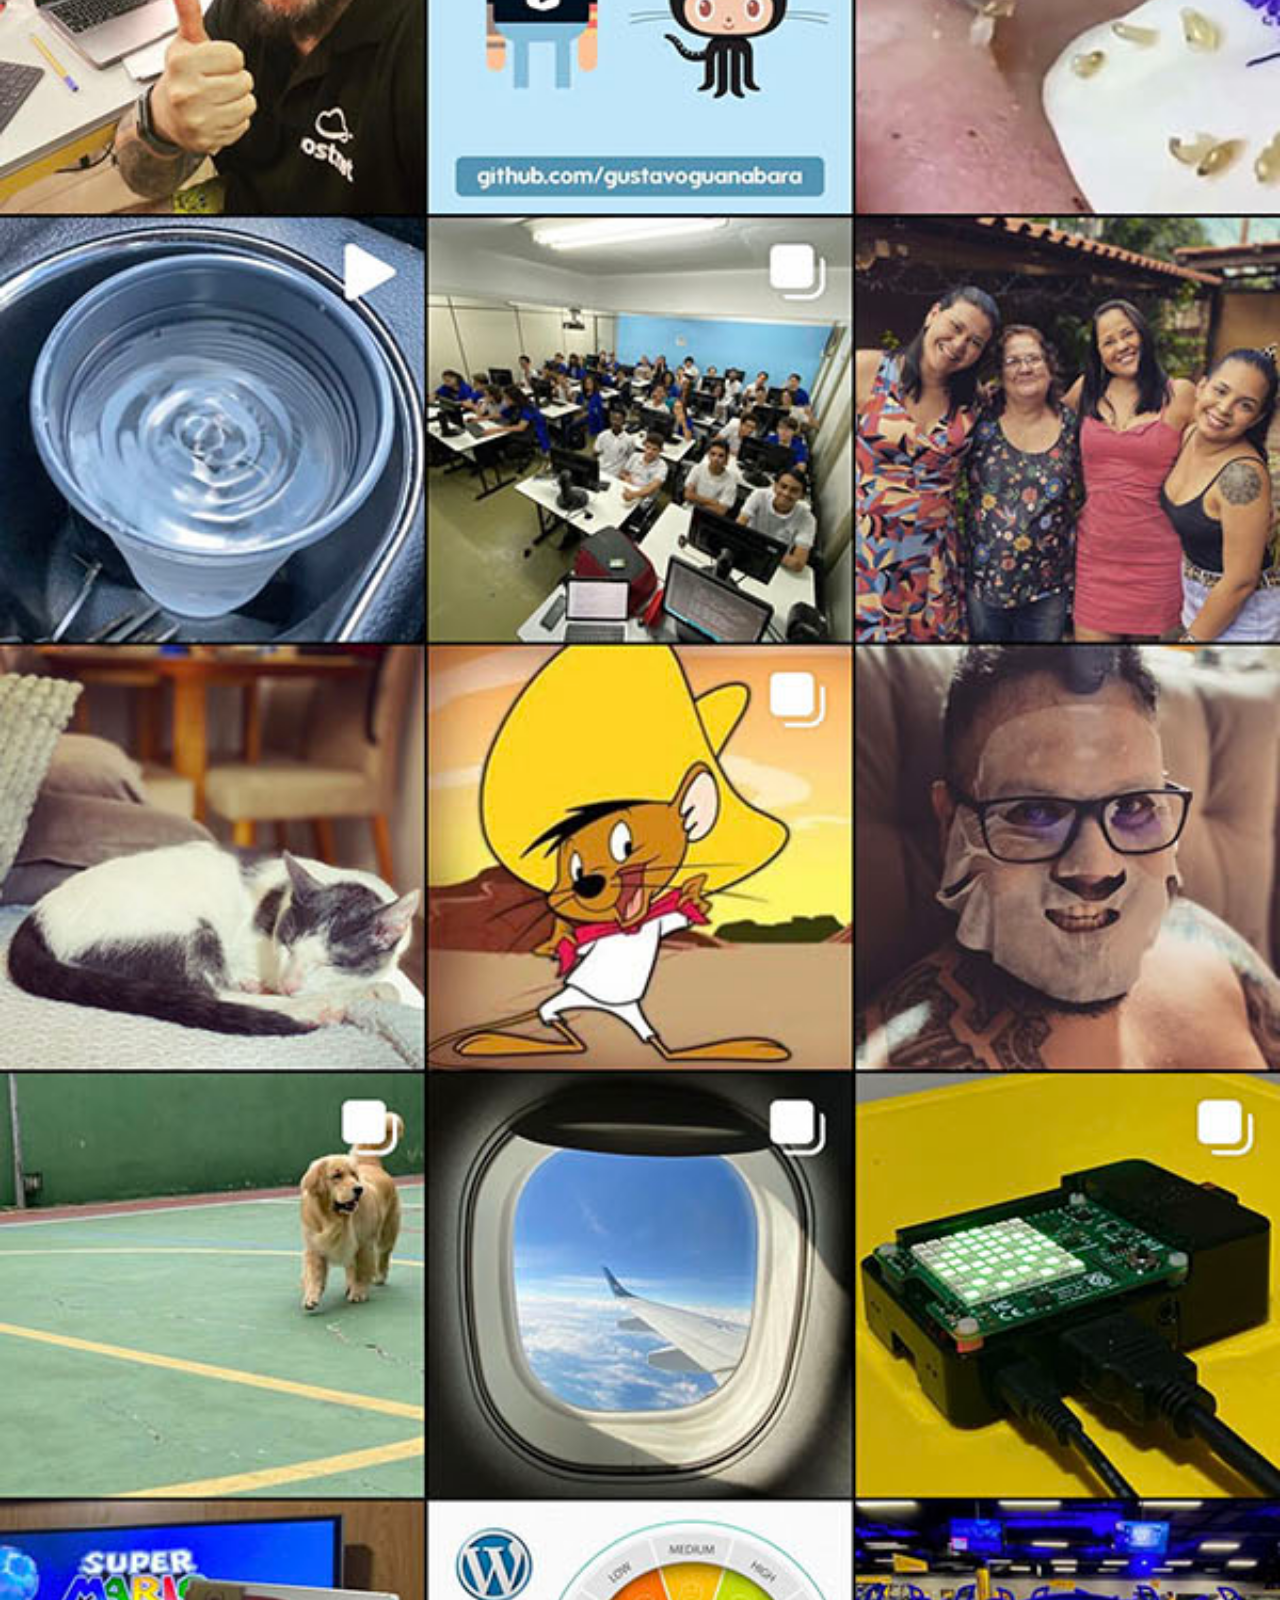
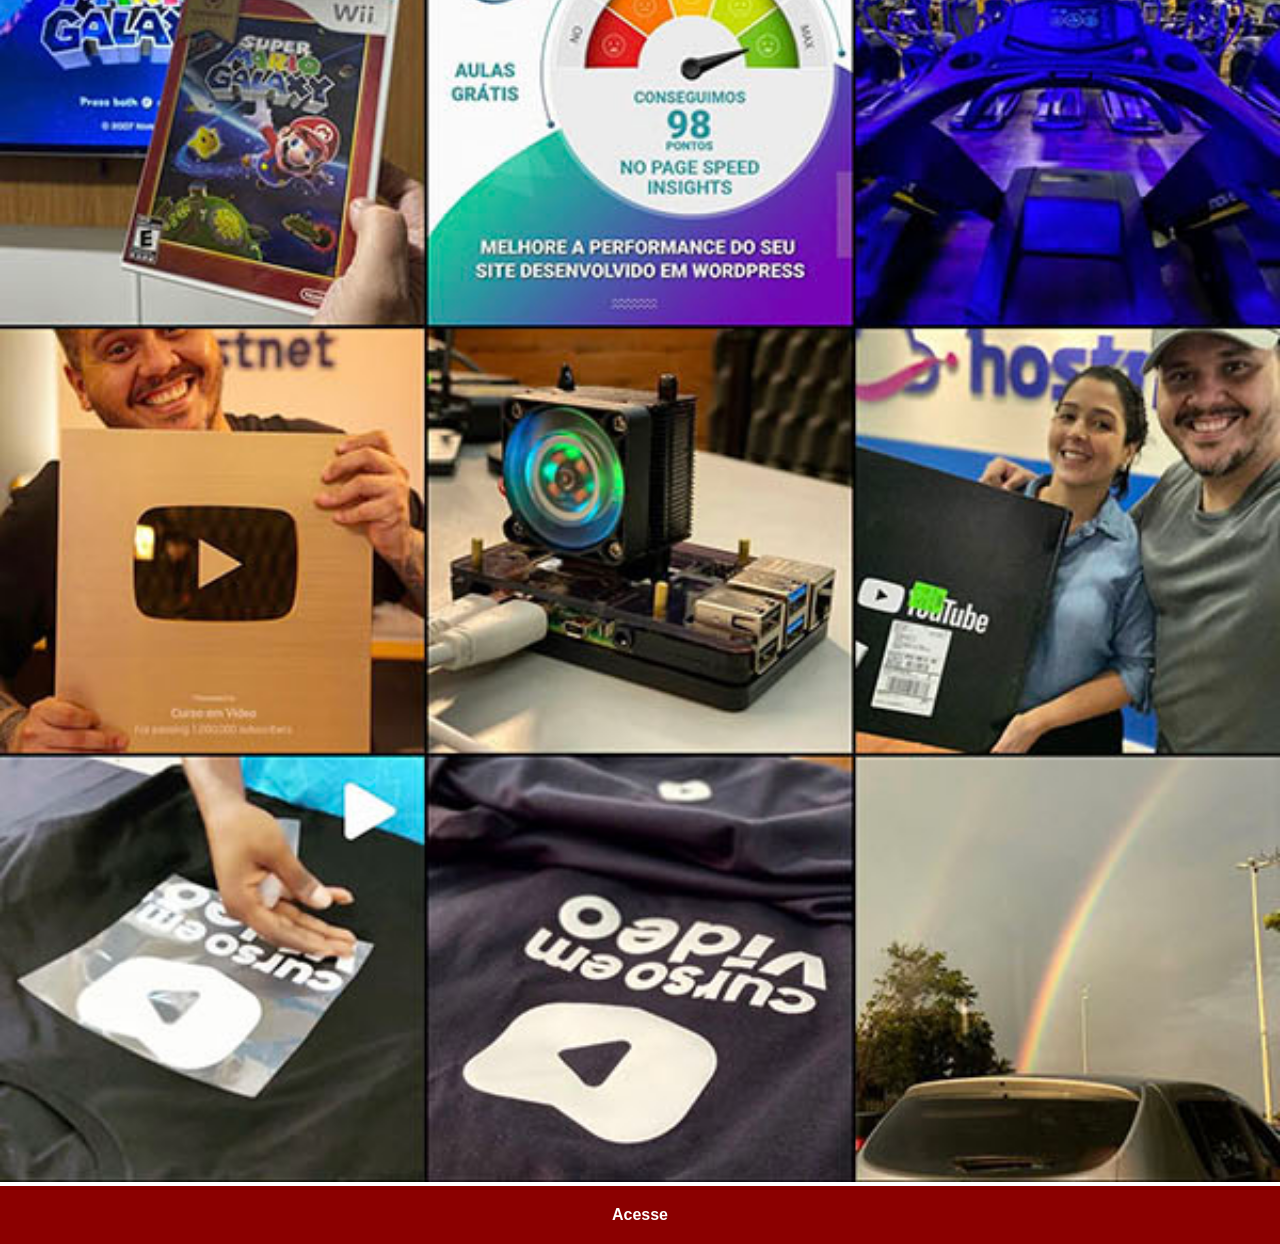
<file: instagram.html>
<!DOCTYPE html>
<html lang="pt-br">
<head>
    <meta charset="UTF-8">
    <meta name="viewport" content="width=device-width, initial-scale=1.0">
    <title>Instagram</title>
    <link rel="stylesheet" href="estilos/social.css">
</head>
<body>
    <img src="imagens/tela-instagram.jpg" alt="Instagram">
    <a href="https://www.instagram.com/gustavoguanabara" target="_blank">Acesse</a>
</body>
</html>
</file>
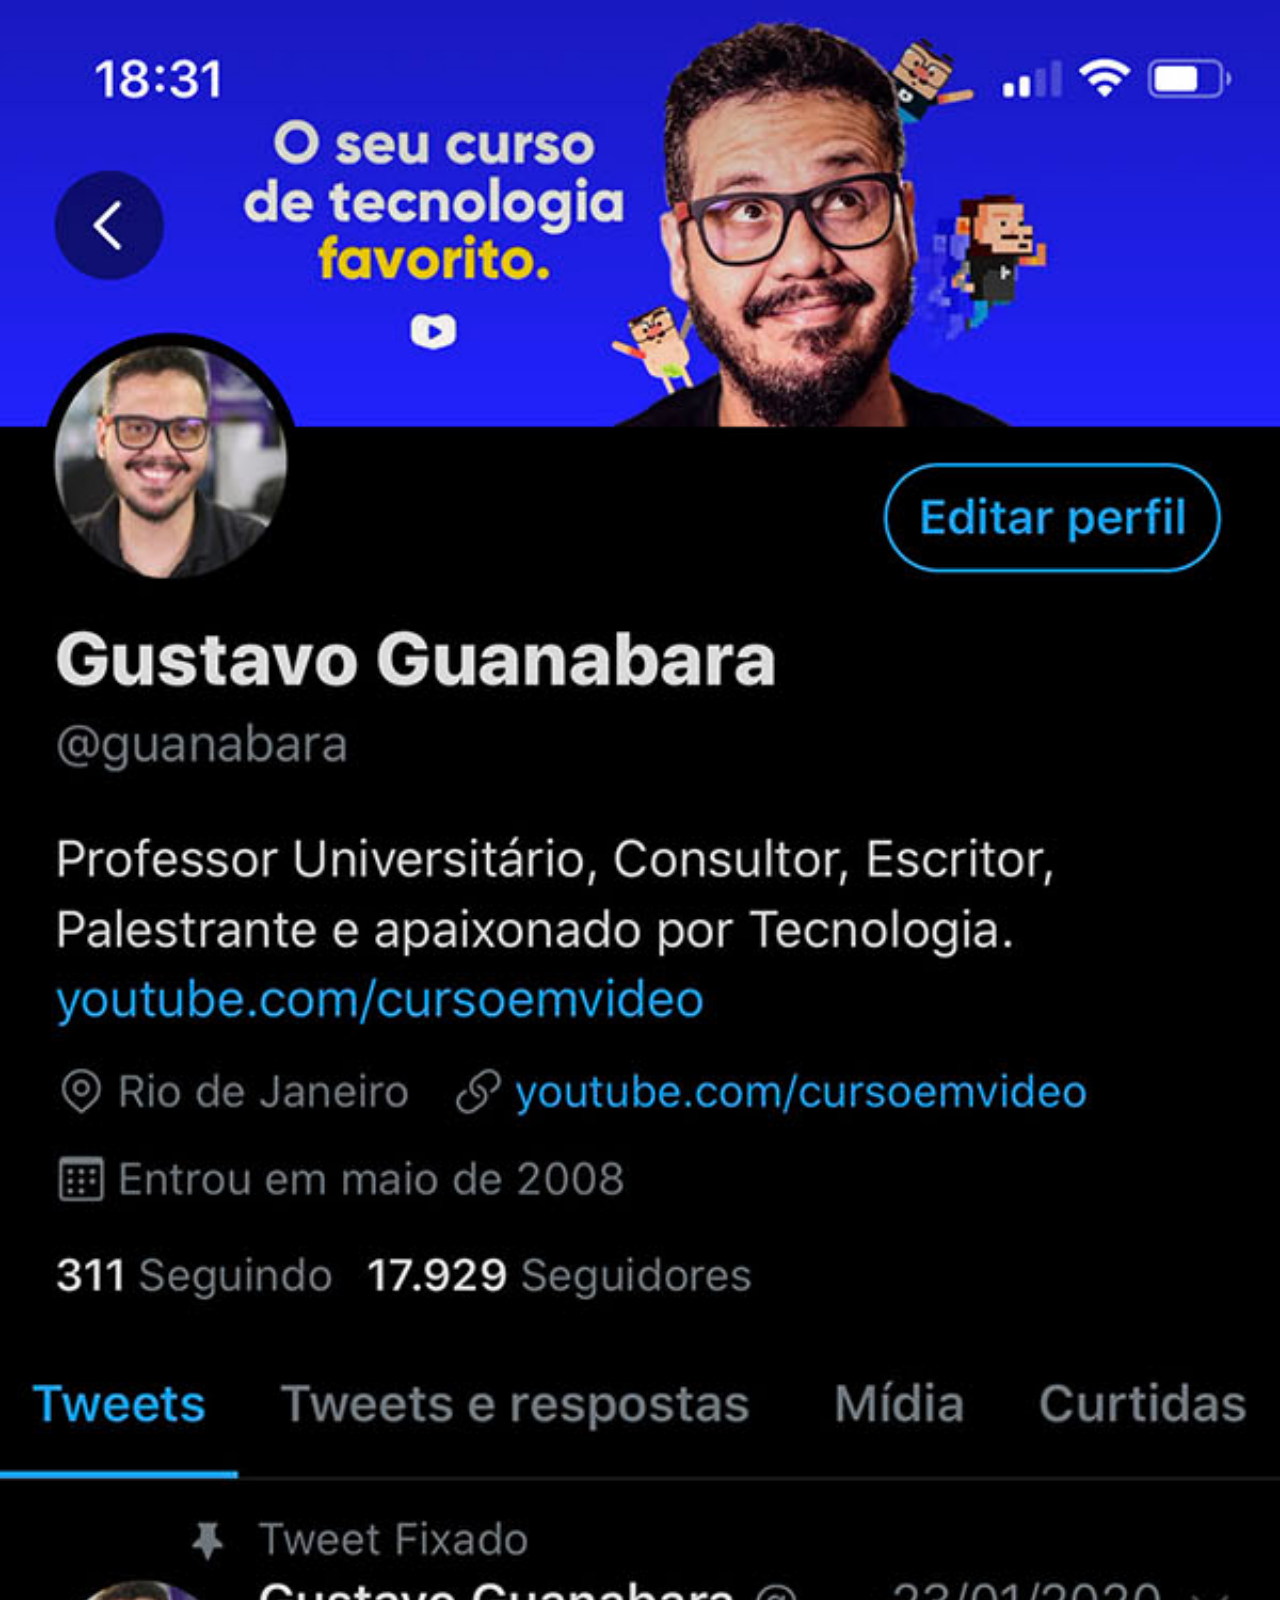
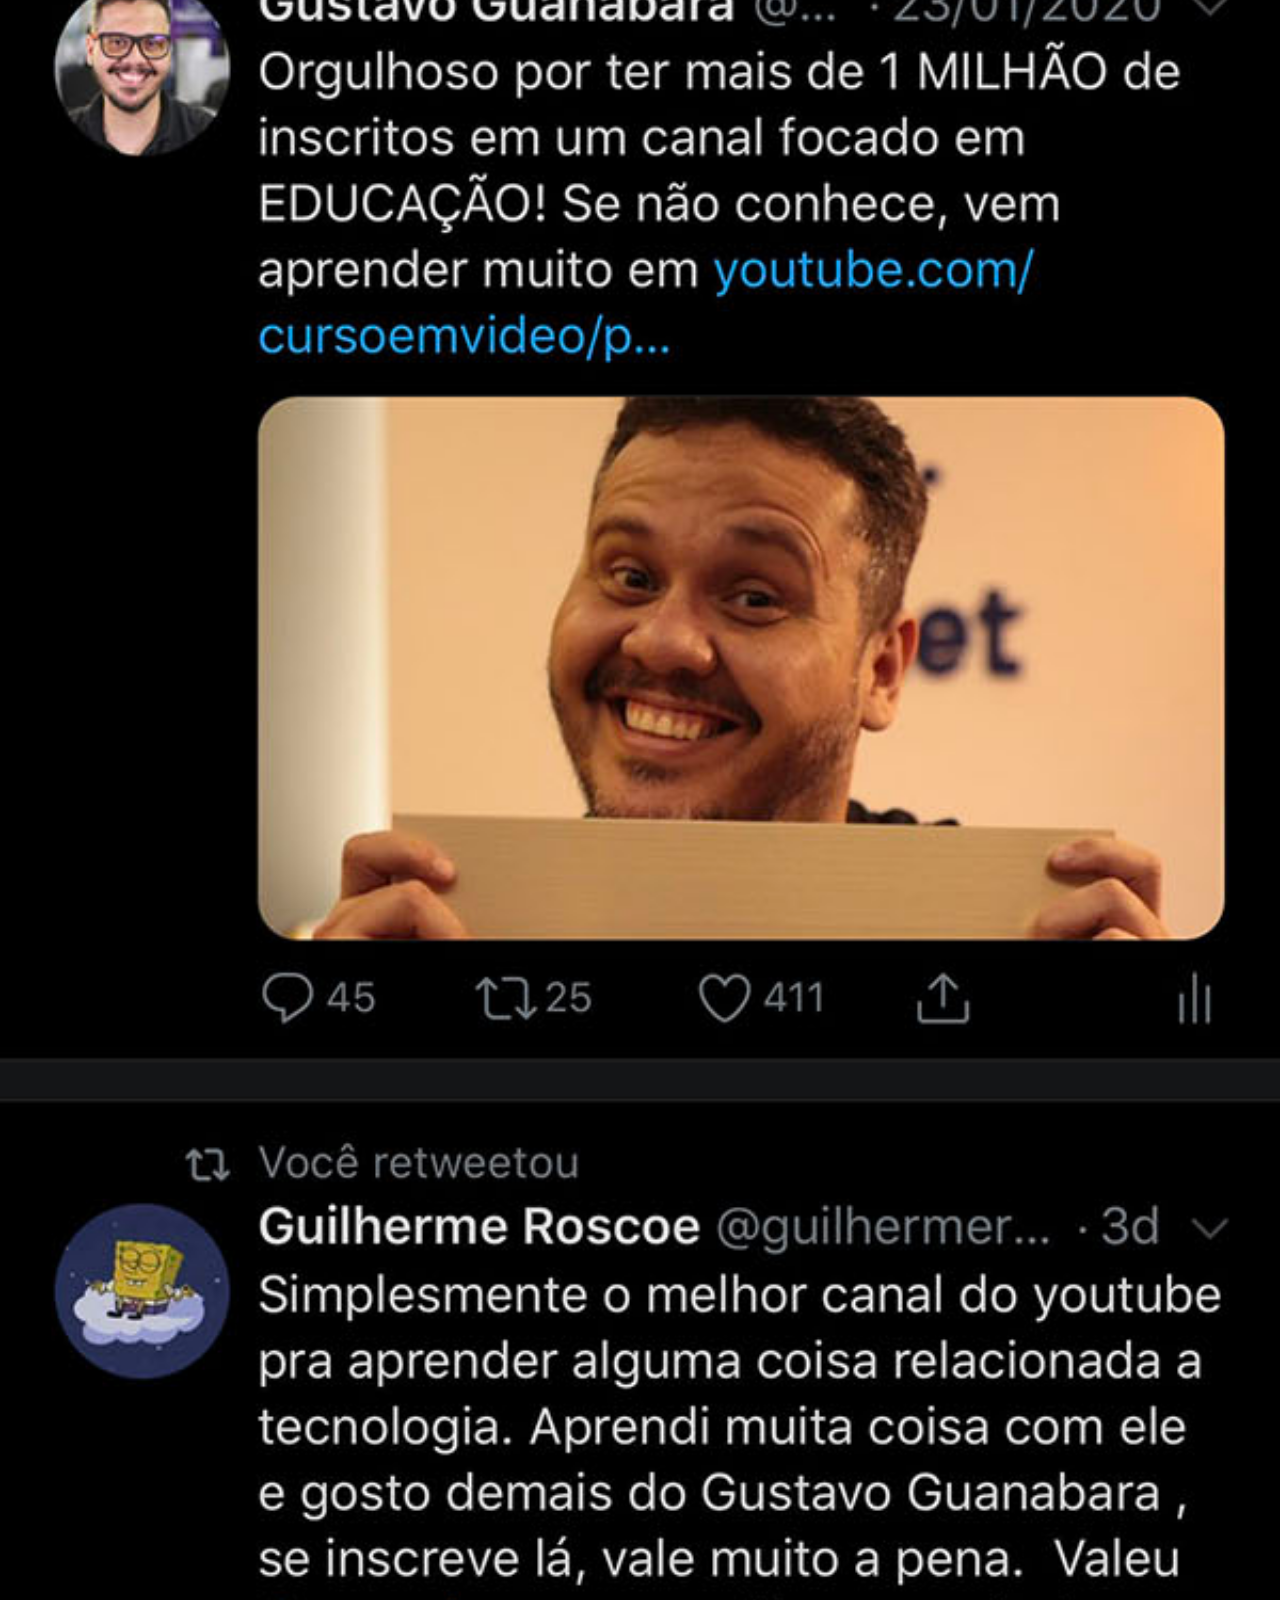
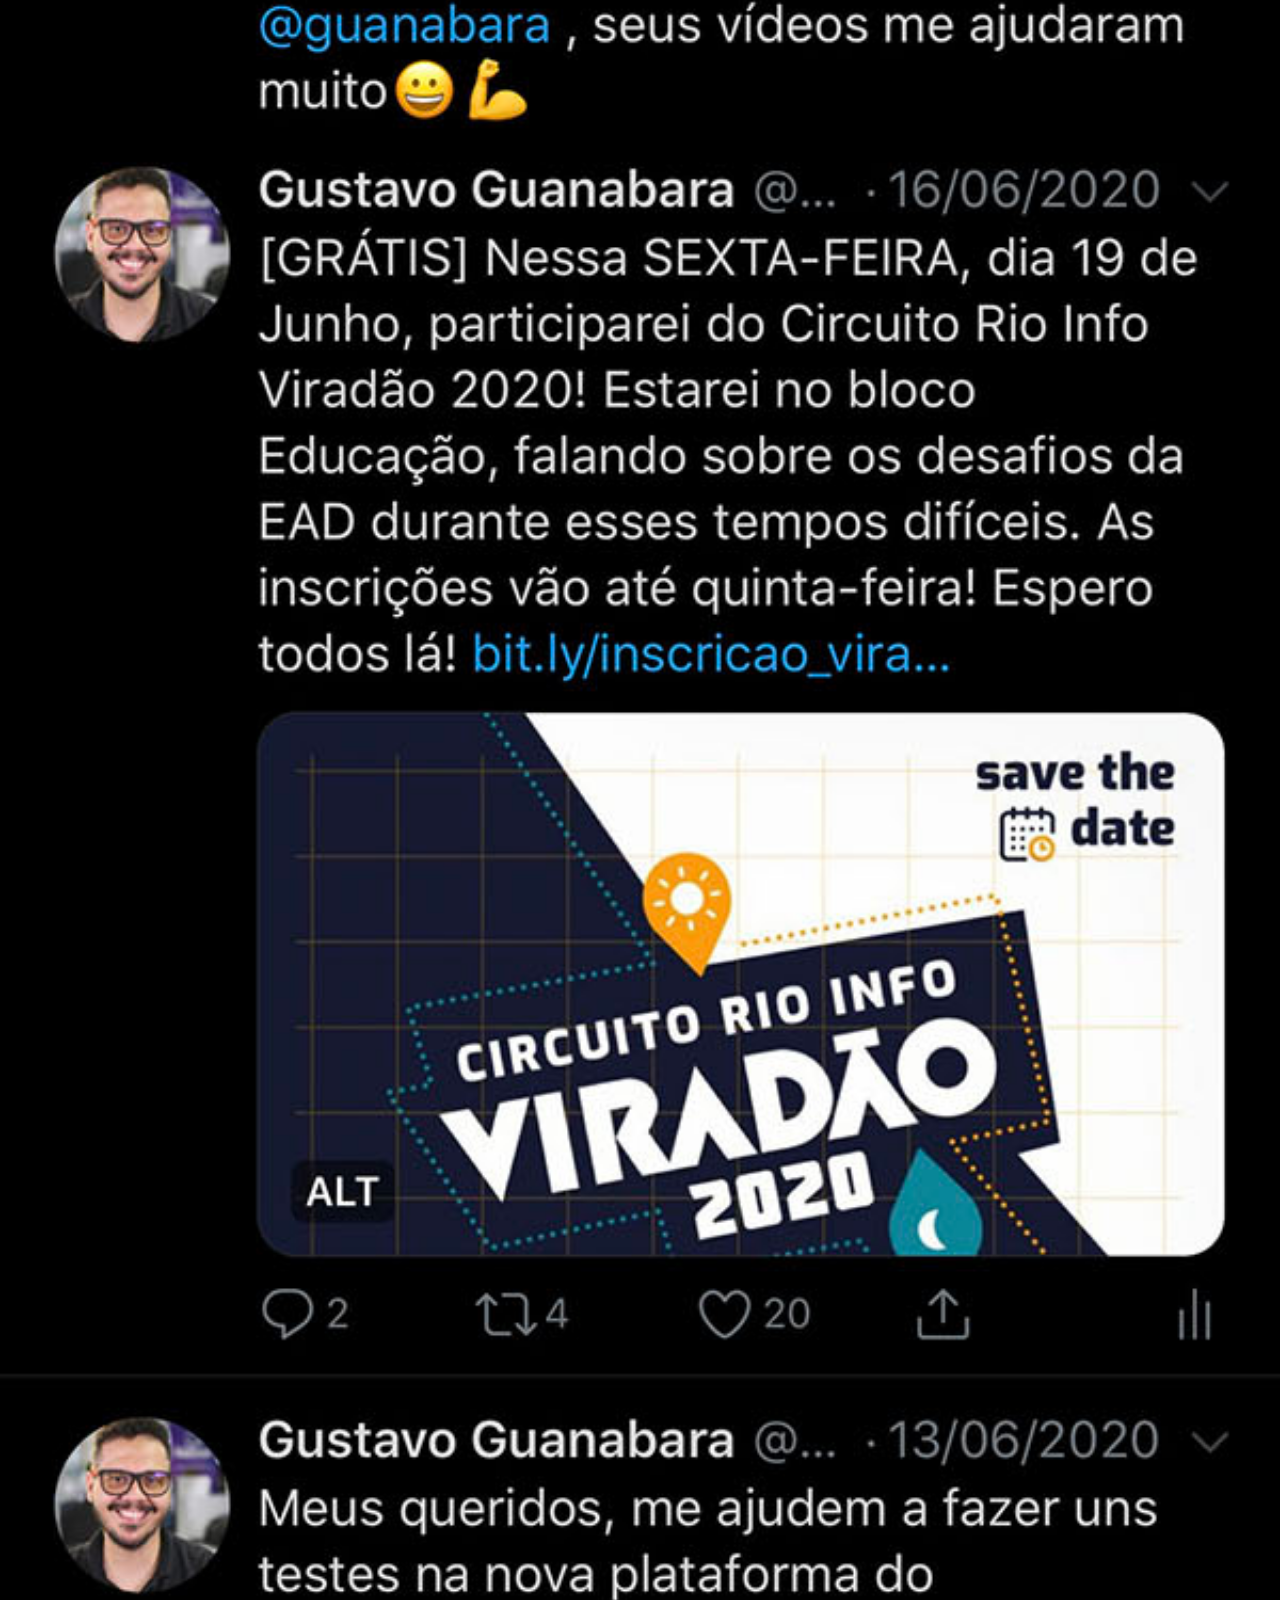
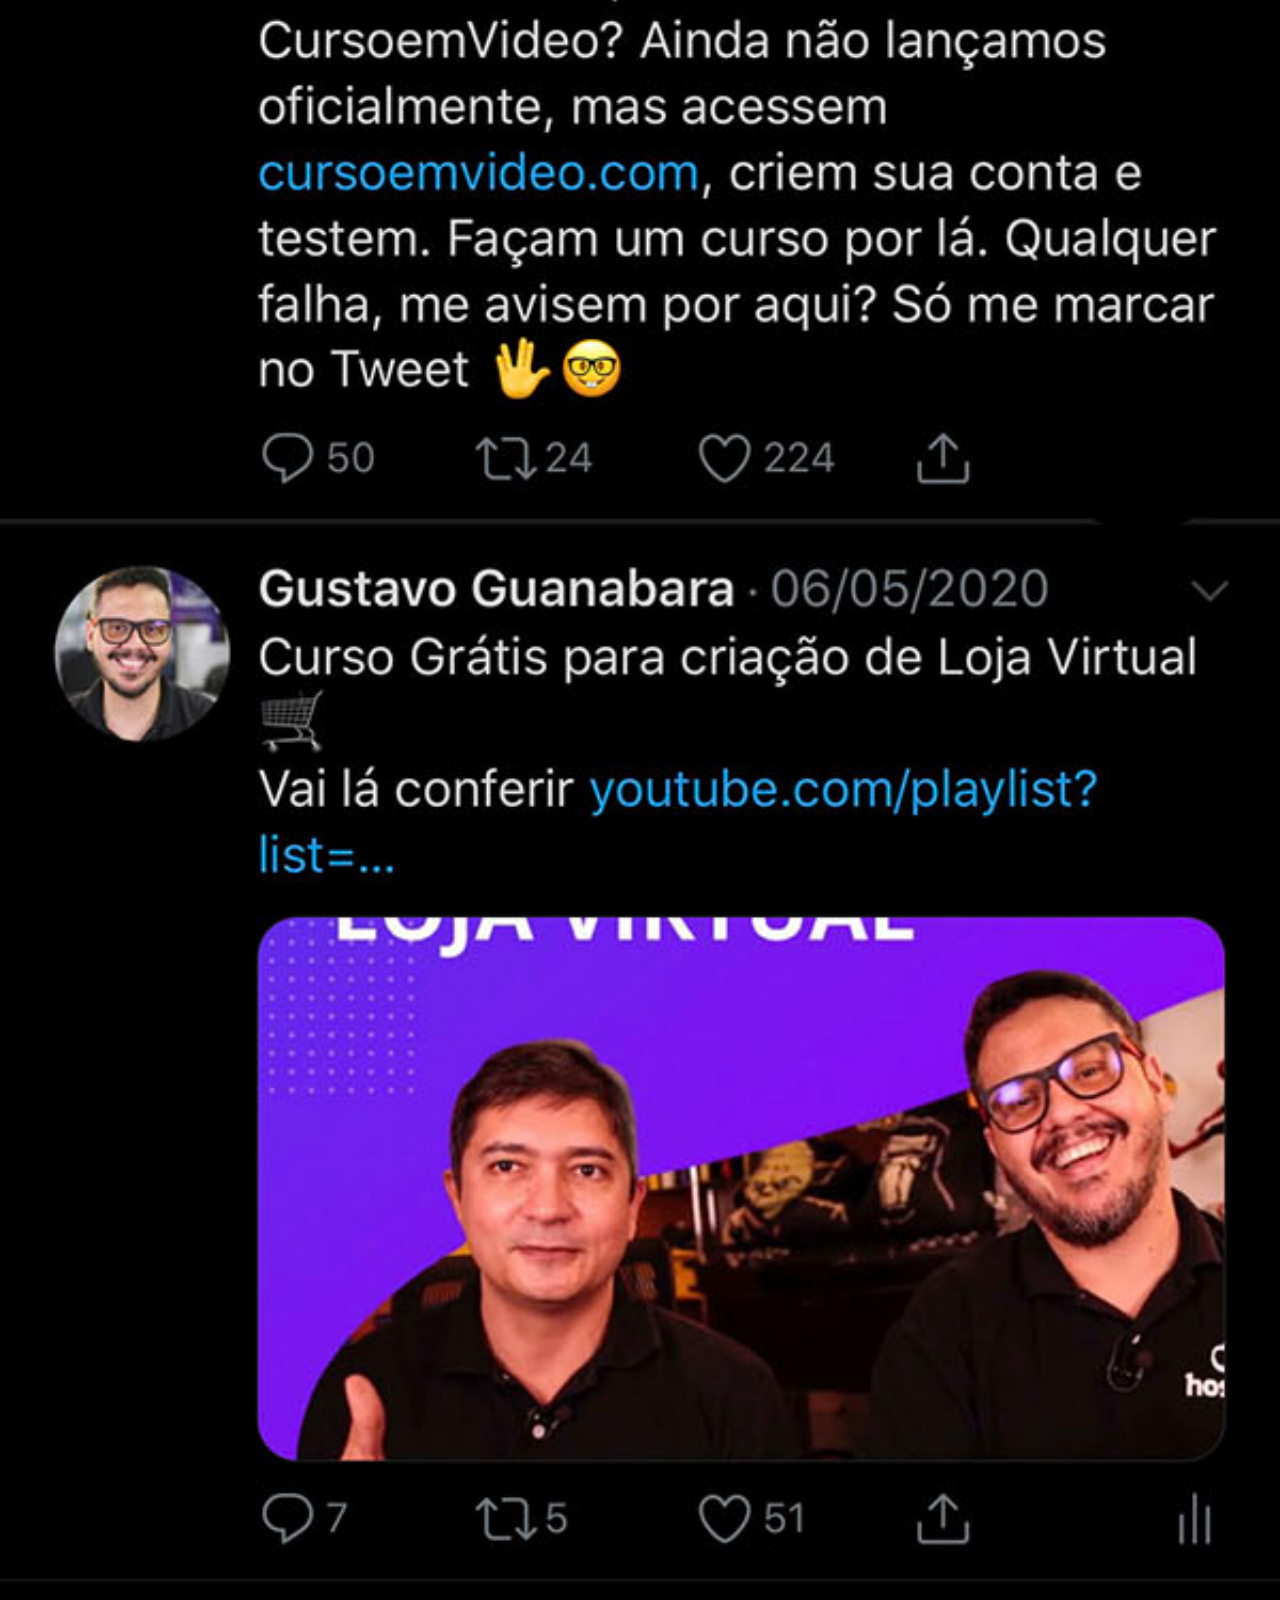
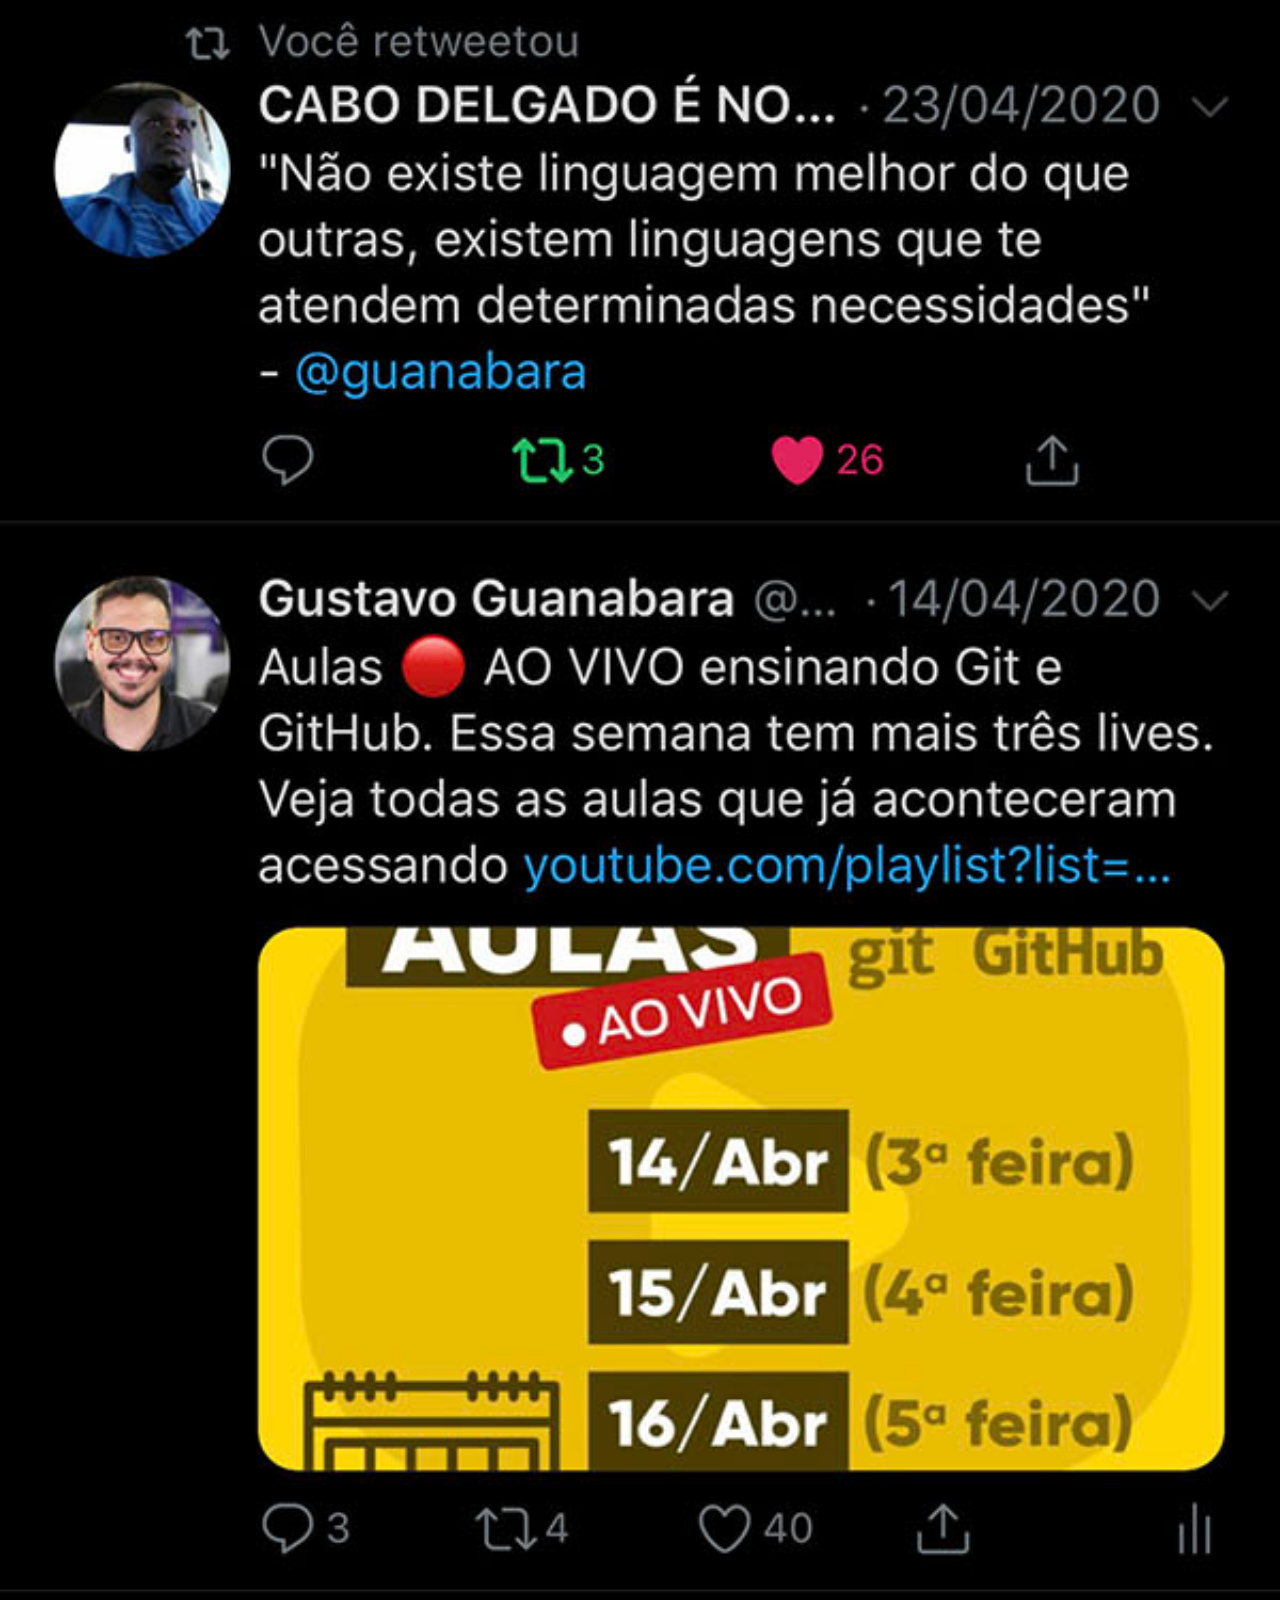
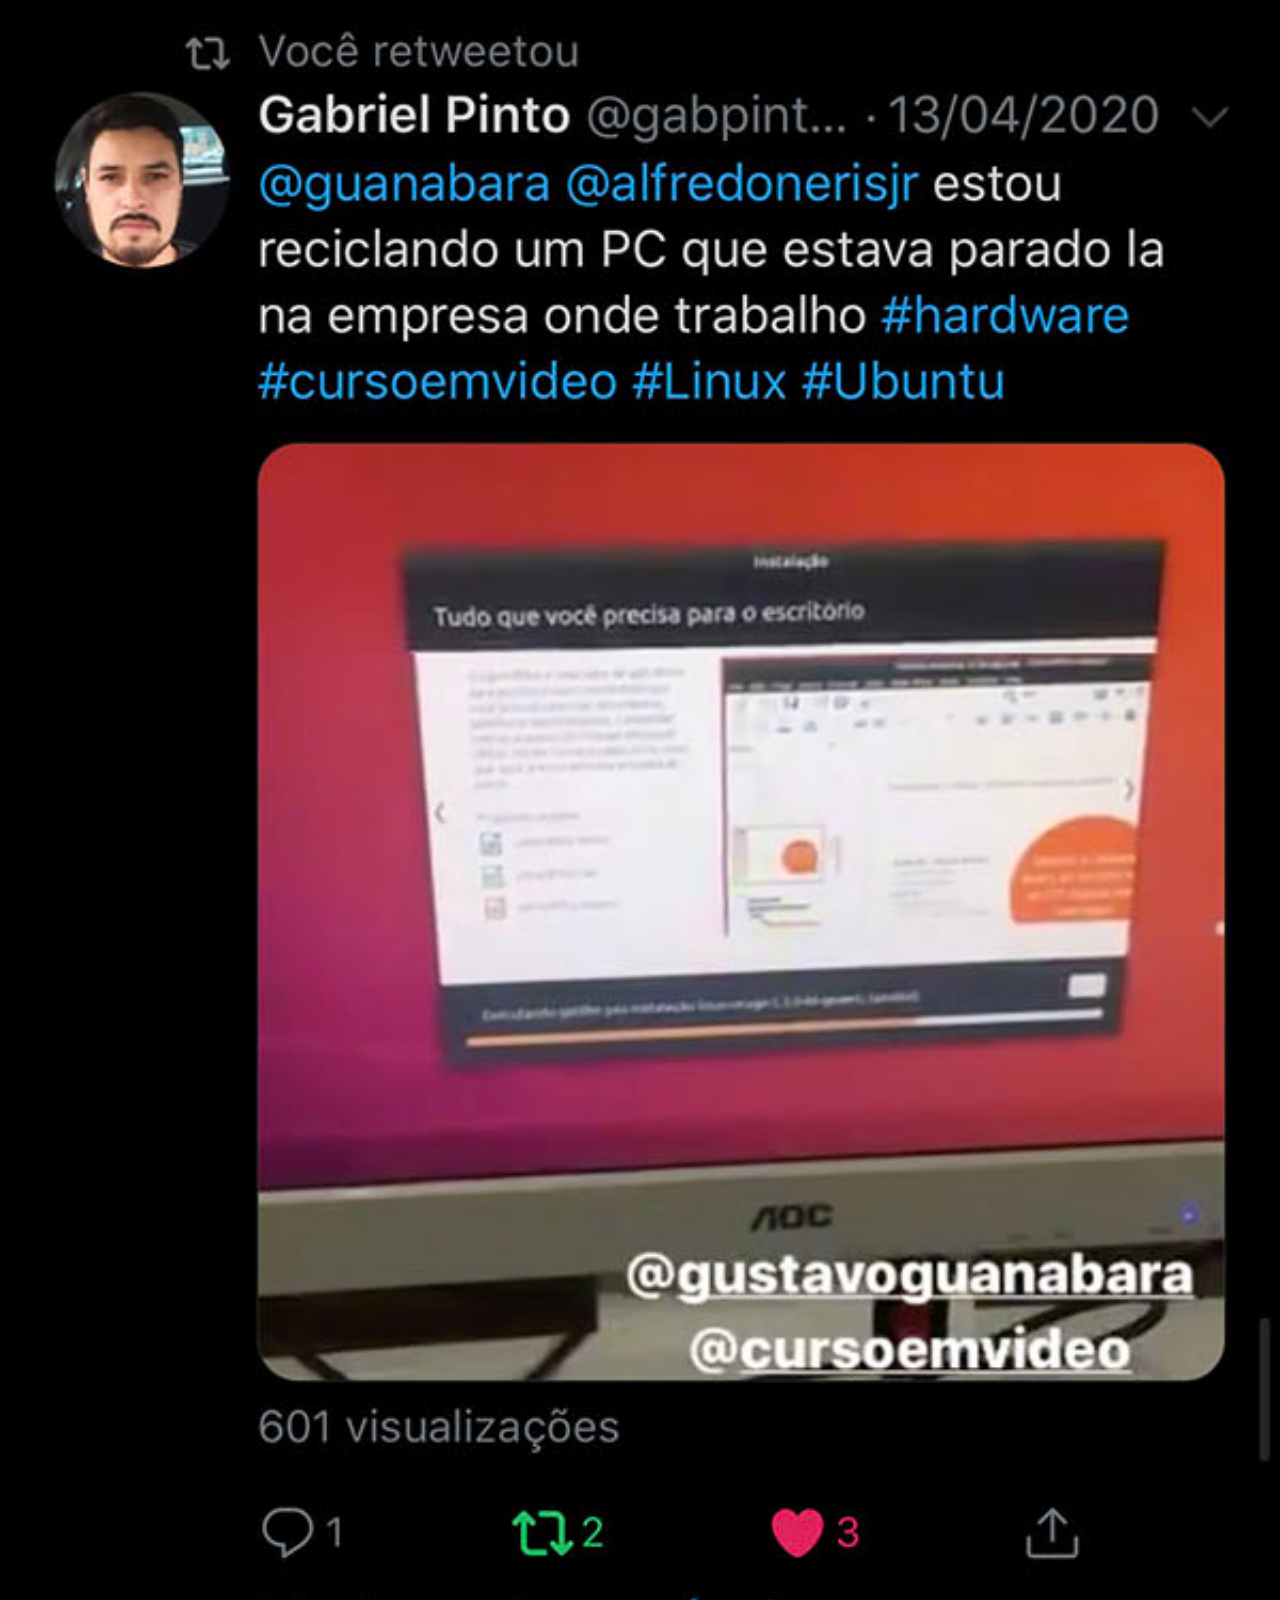
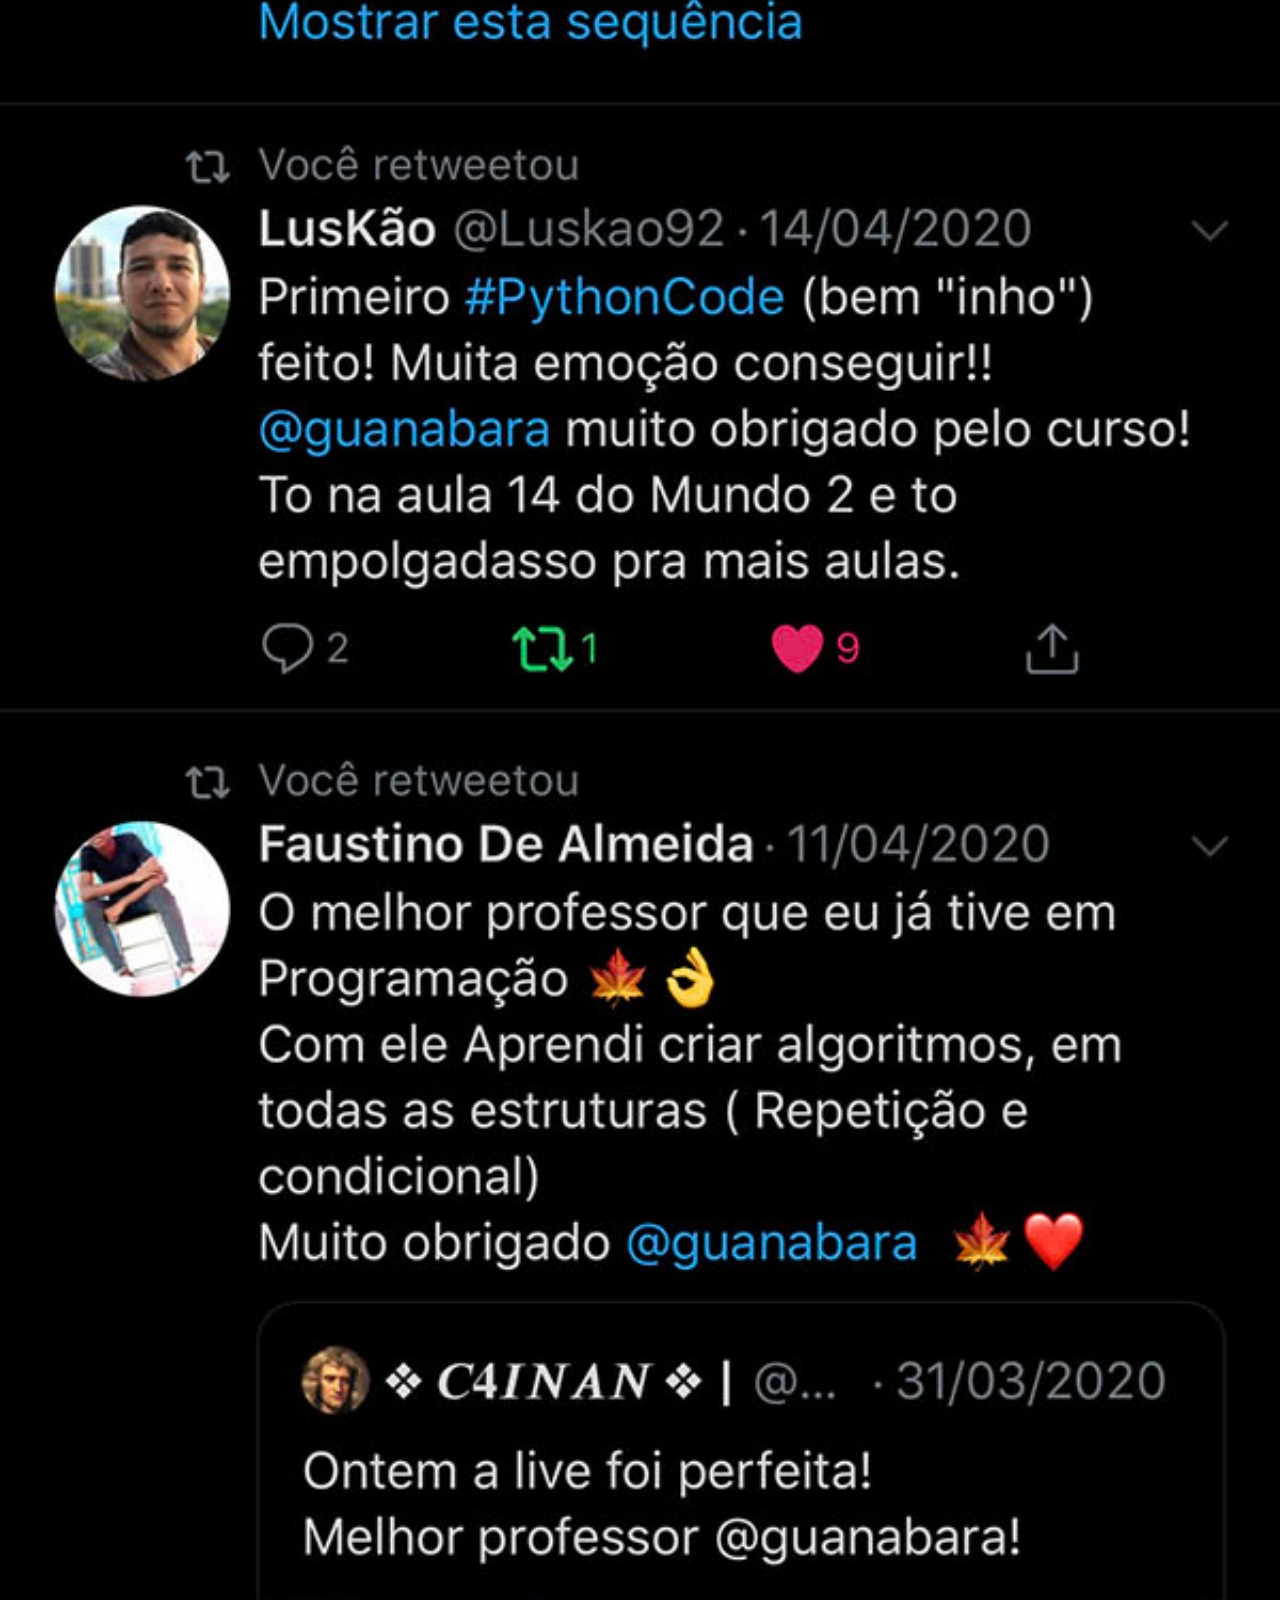
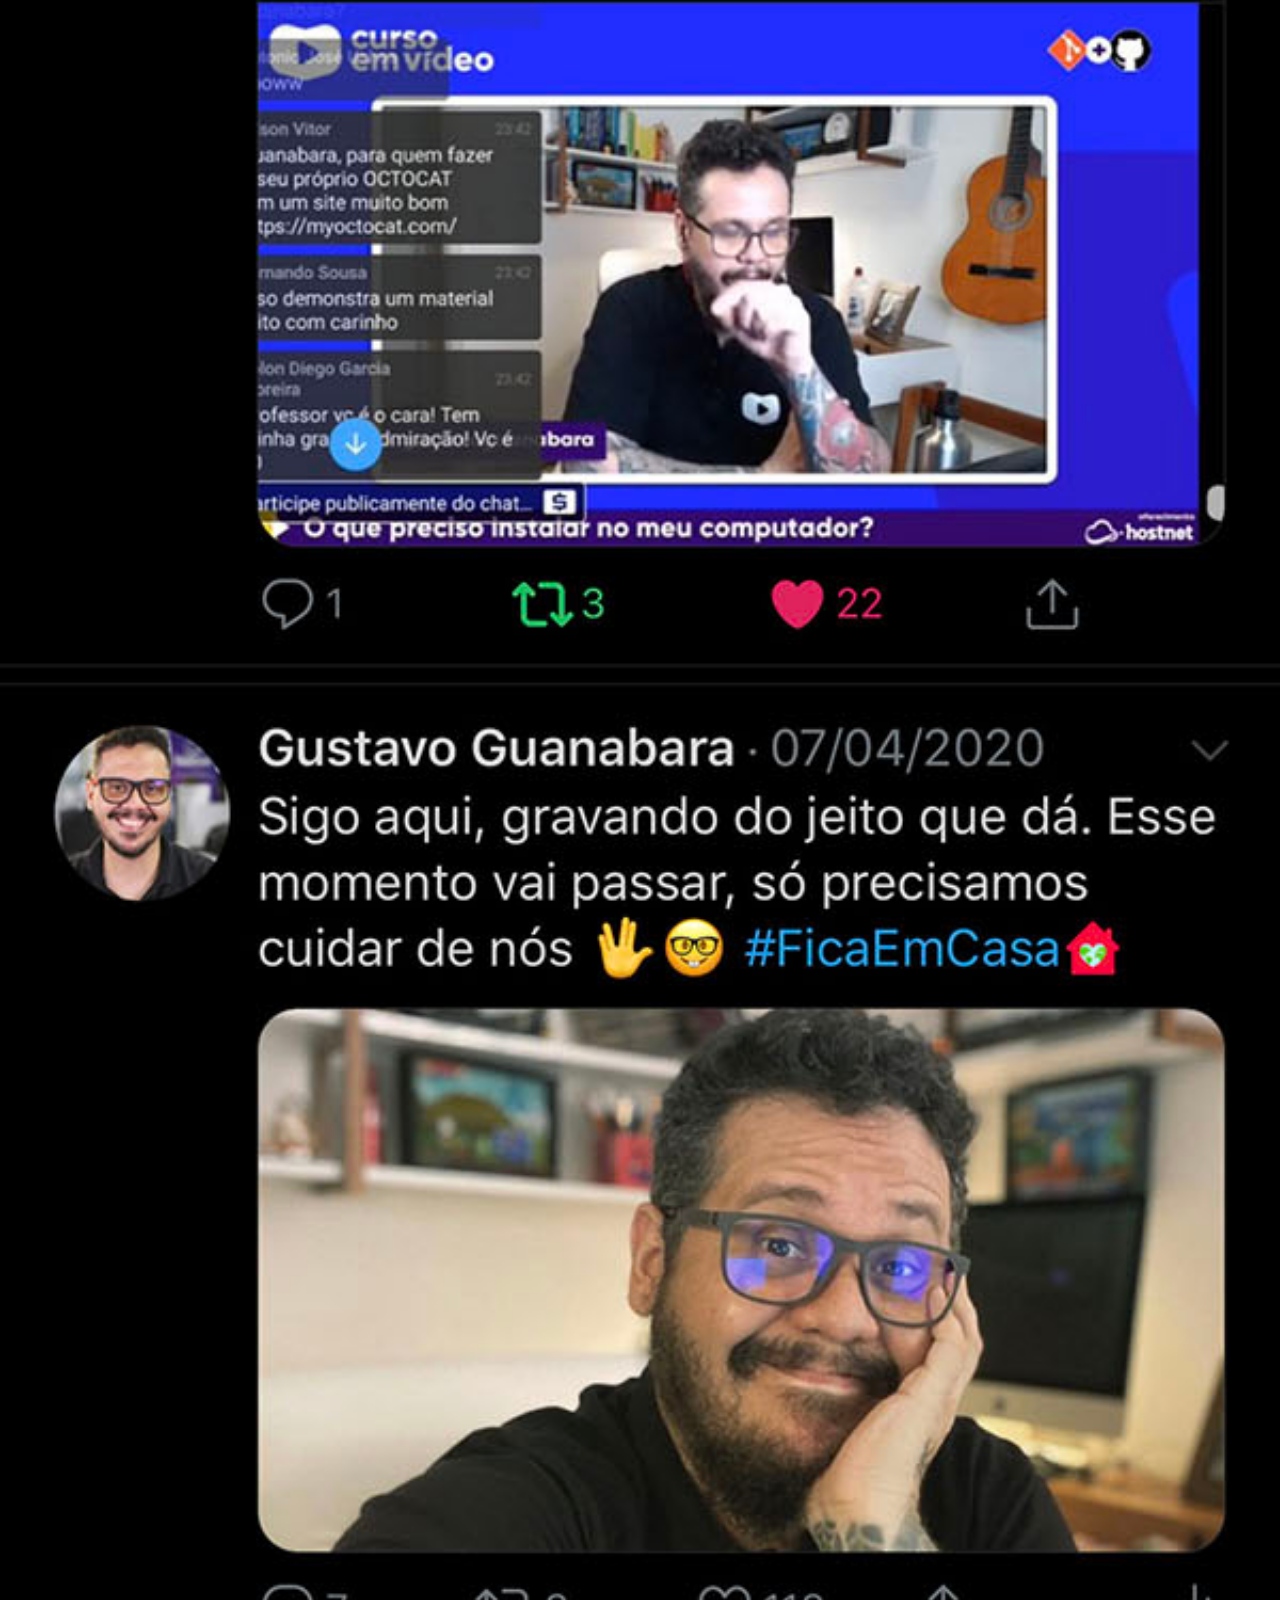
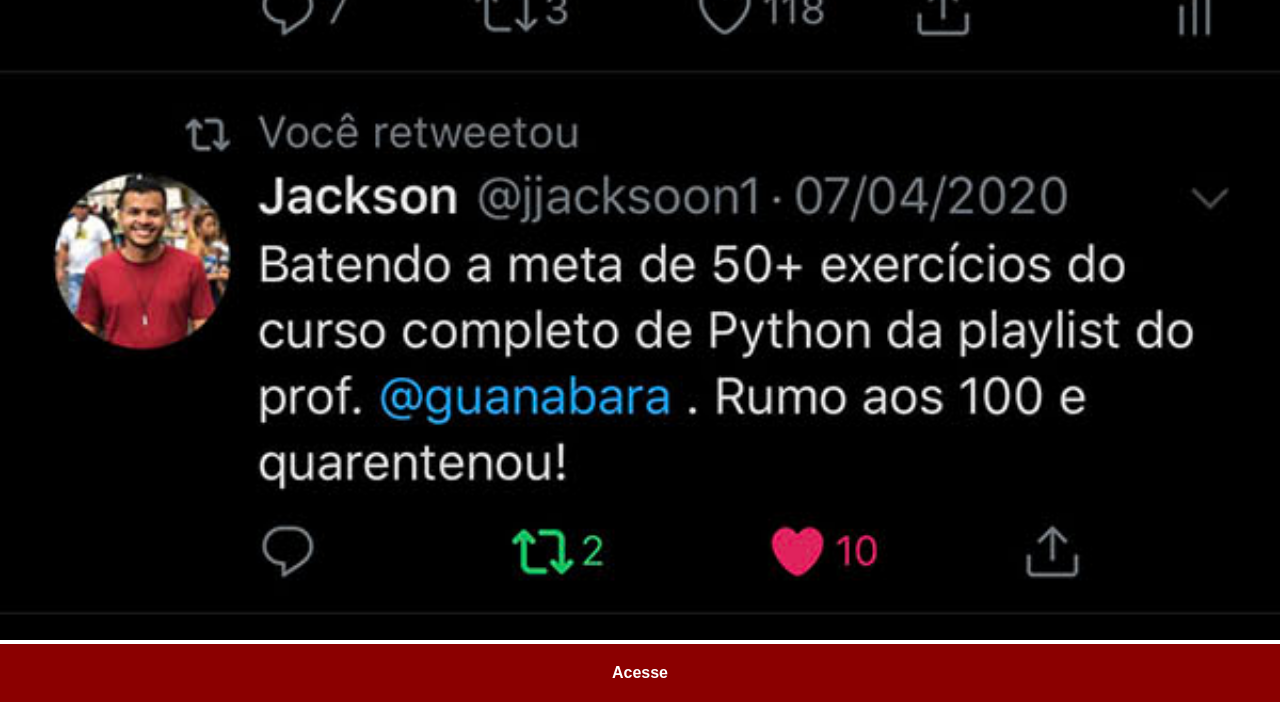
<file: twitter.html>
<!DOCTYPE html>
<html lang="pt-br">
<head>
    <meta charset="UTF-8">
    <meta name="viewport" content="width=device-width, initial-scale=1.0">
    <title>Twitter</title>
    <link rel="stylesheet" href="estilos/social.css">
</head>
<body>
    <img src="imagens/tela-twitter.jpg" alt="Twitter">
    <a href="https://x.com/guanabara">Acesse</a>
</body>
</html>
</file>
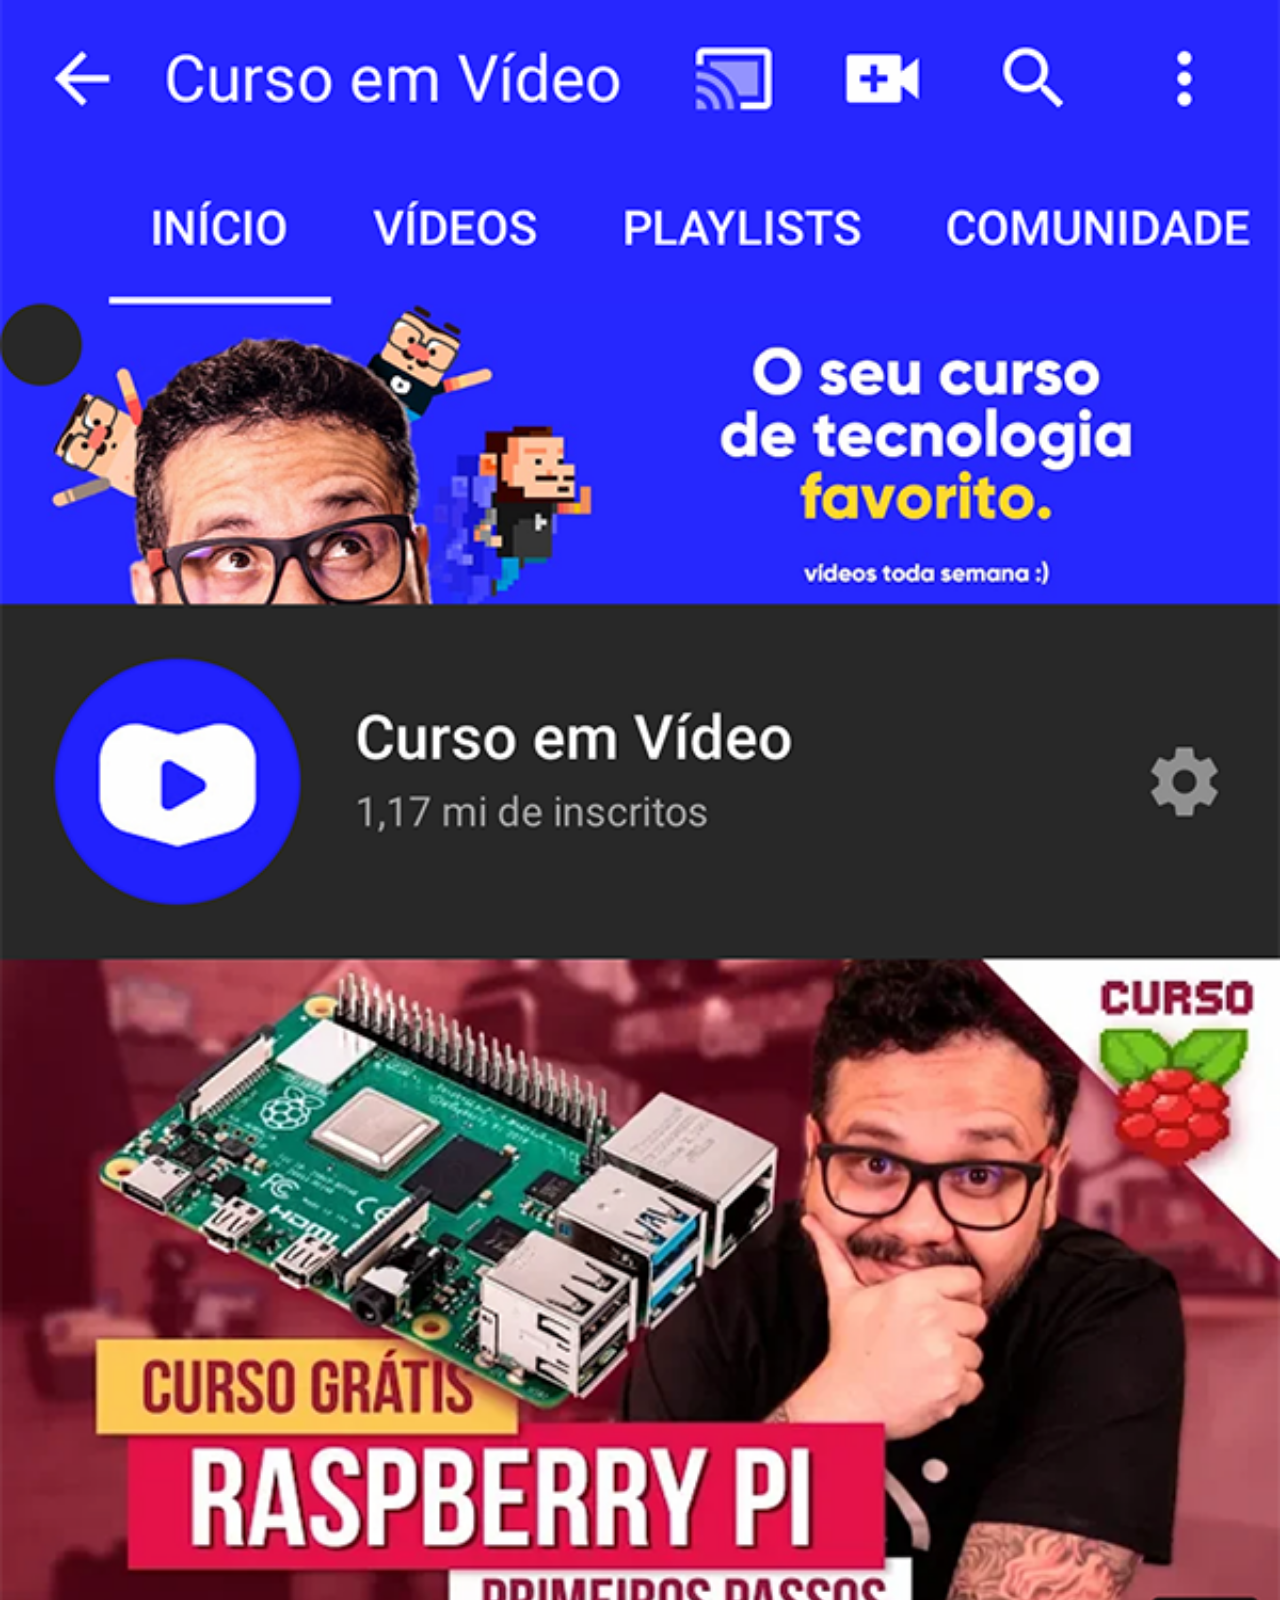
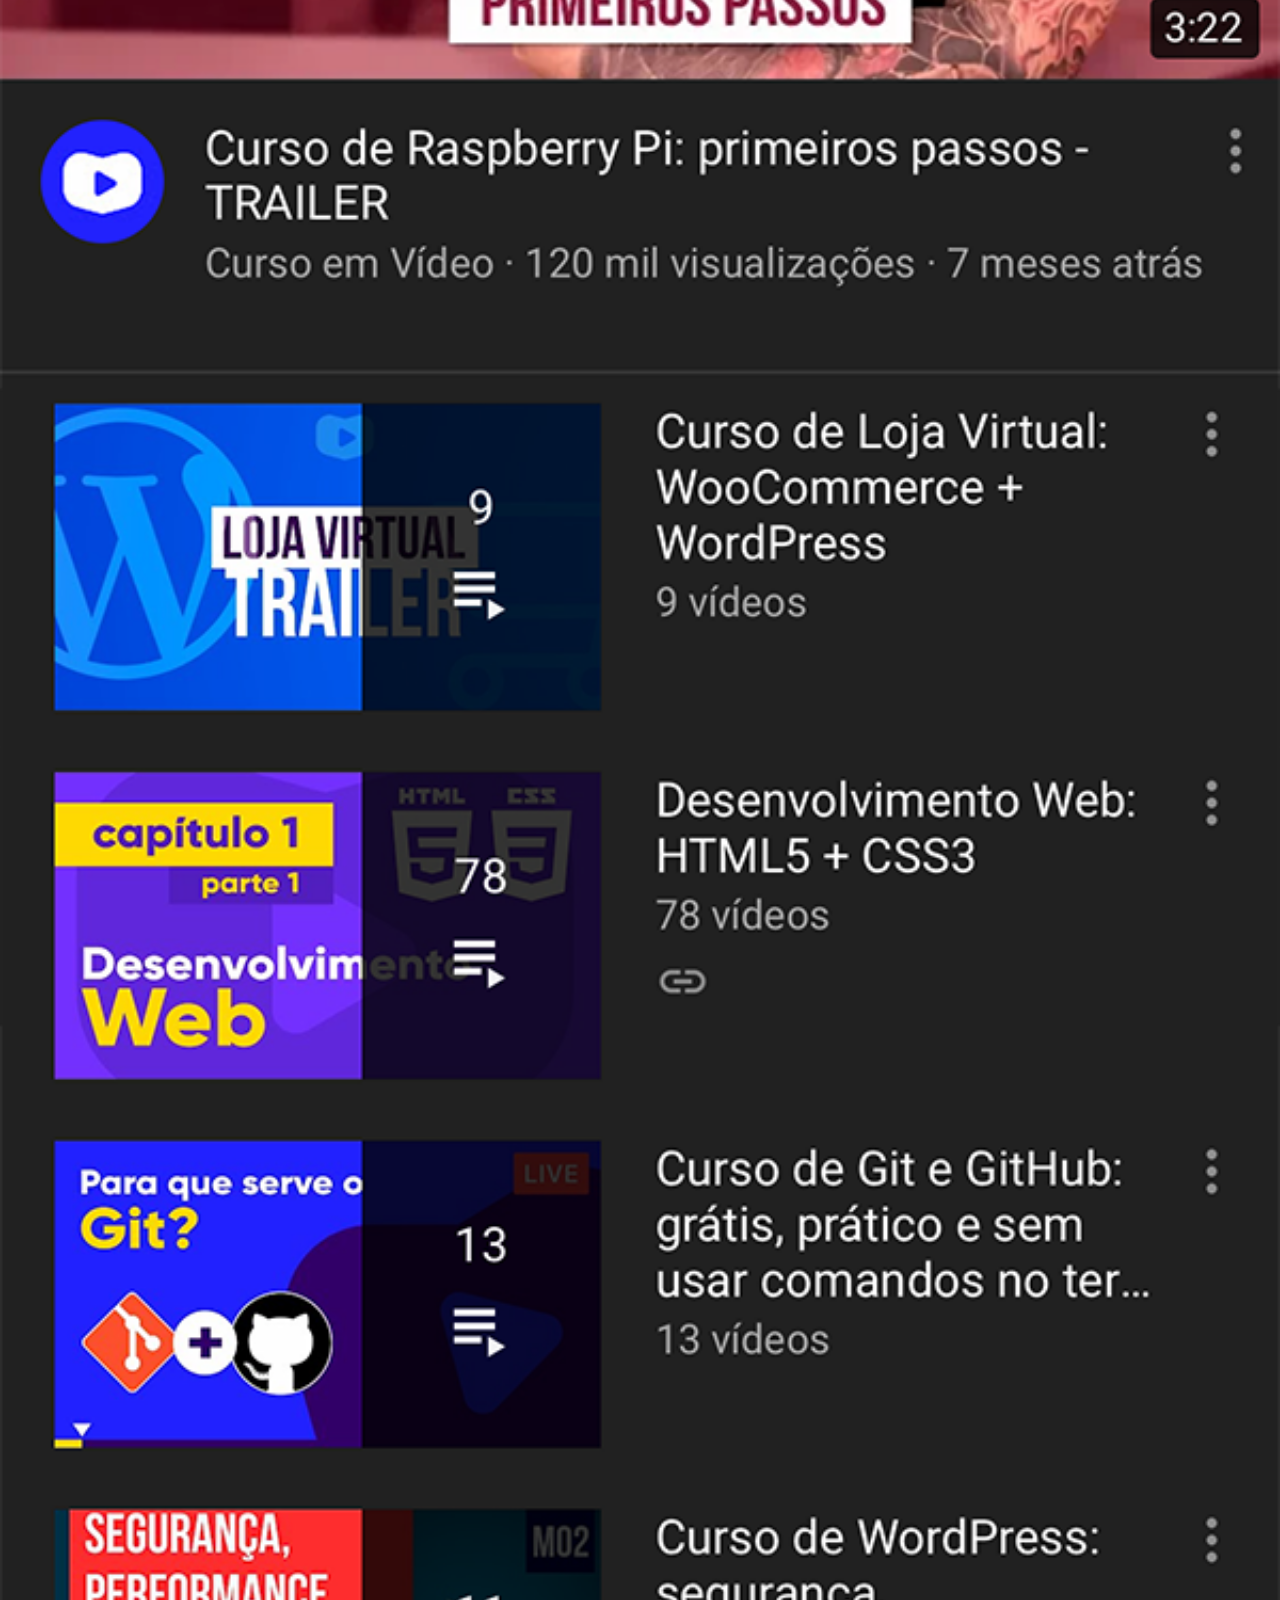
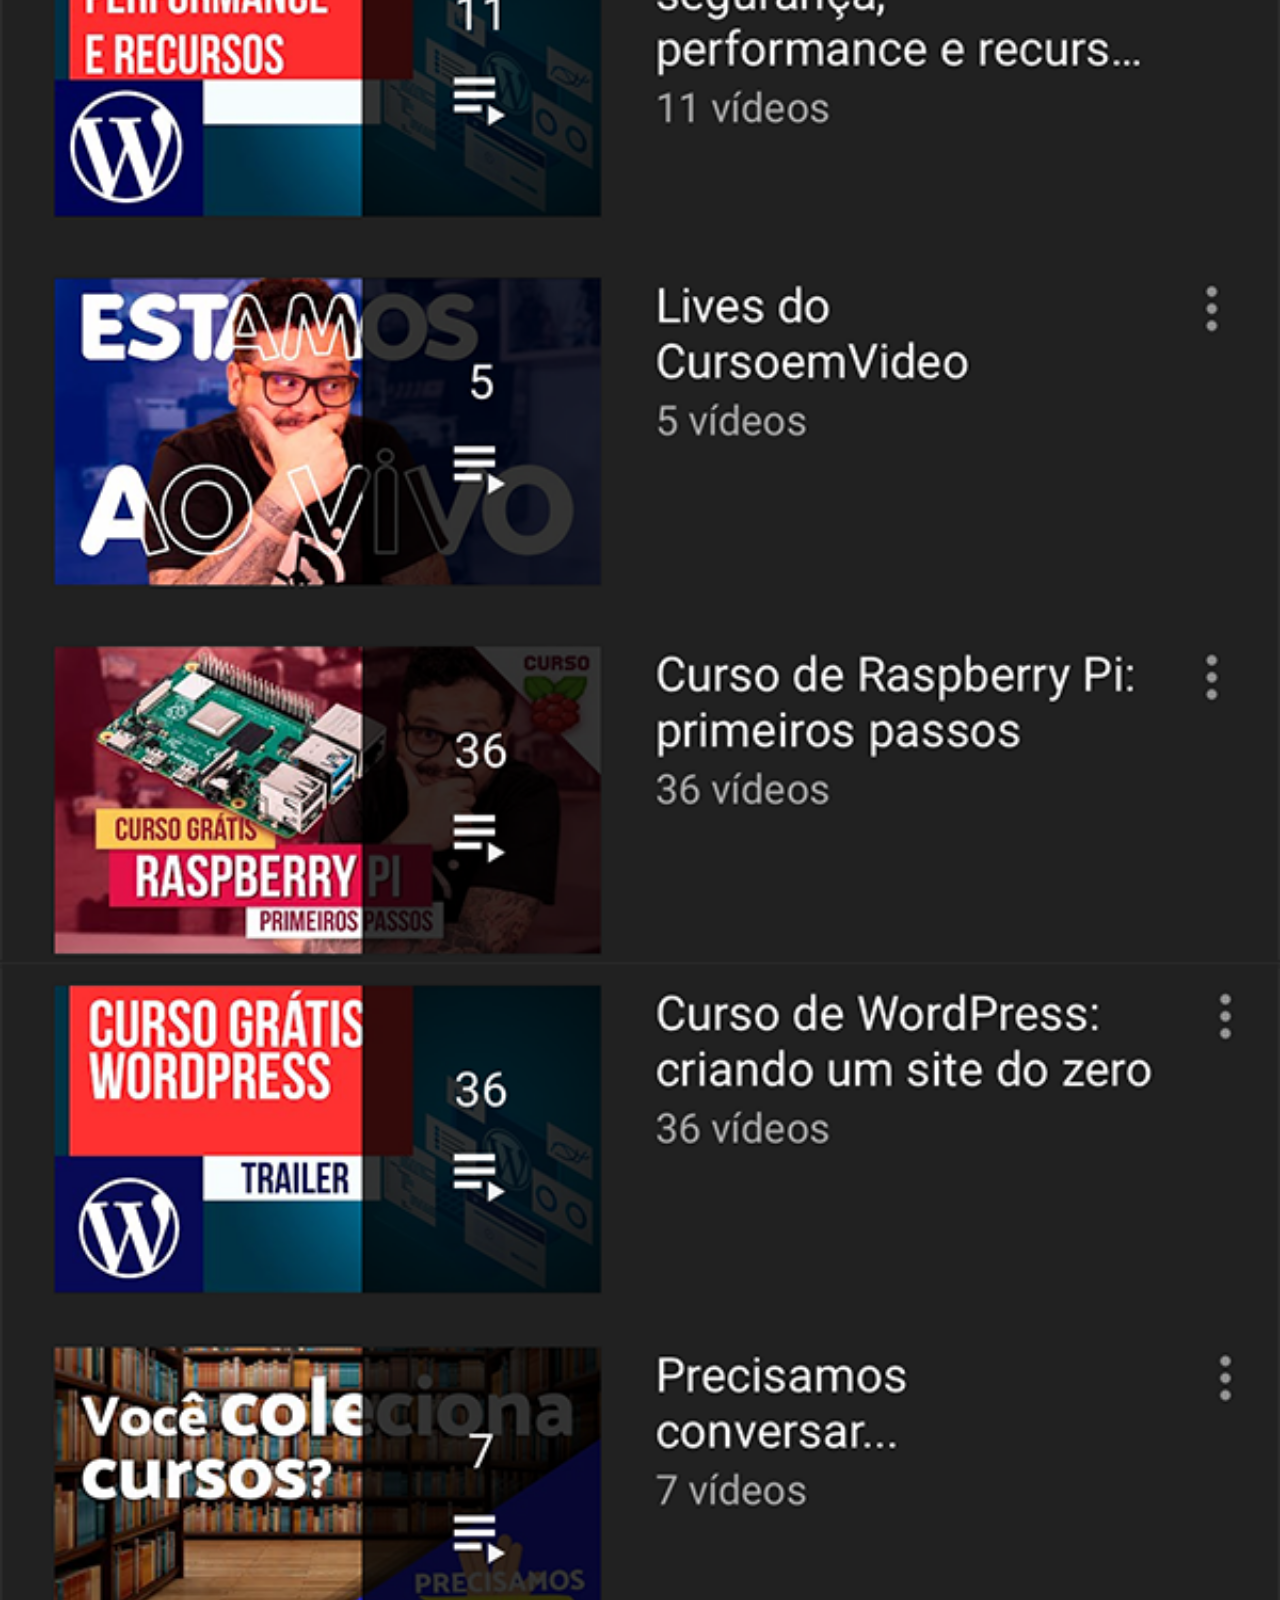
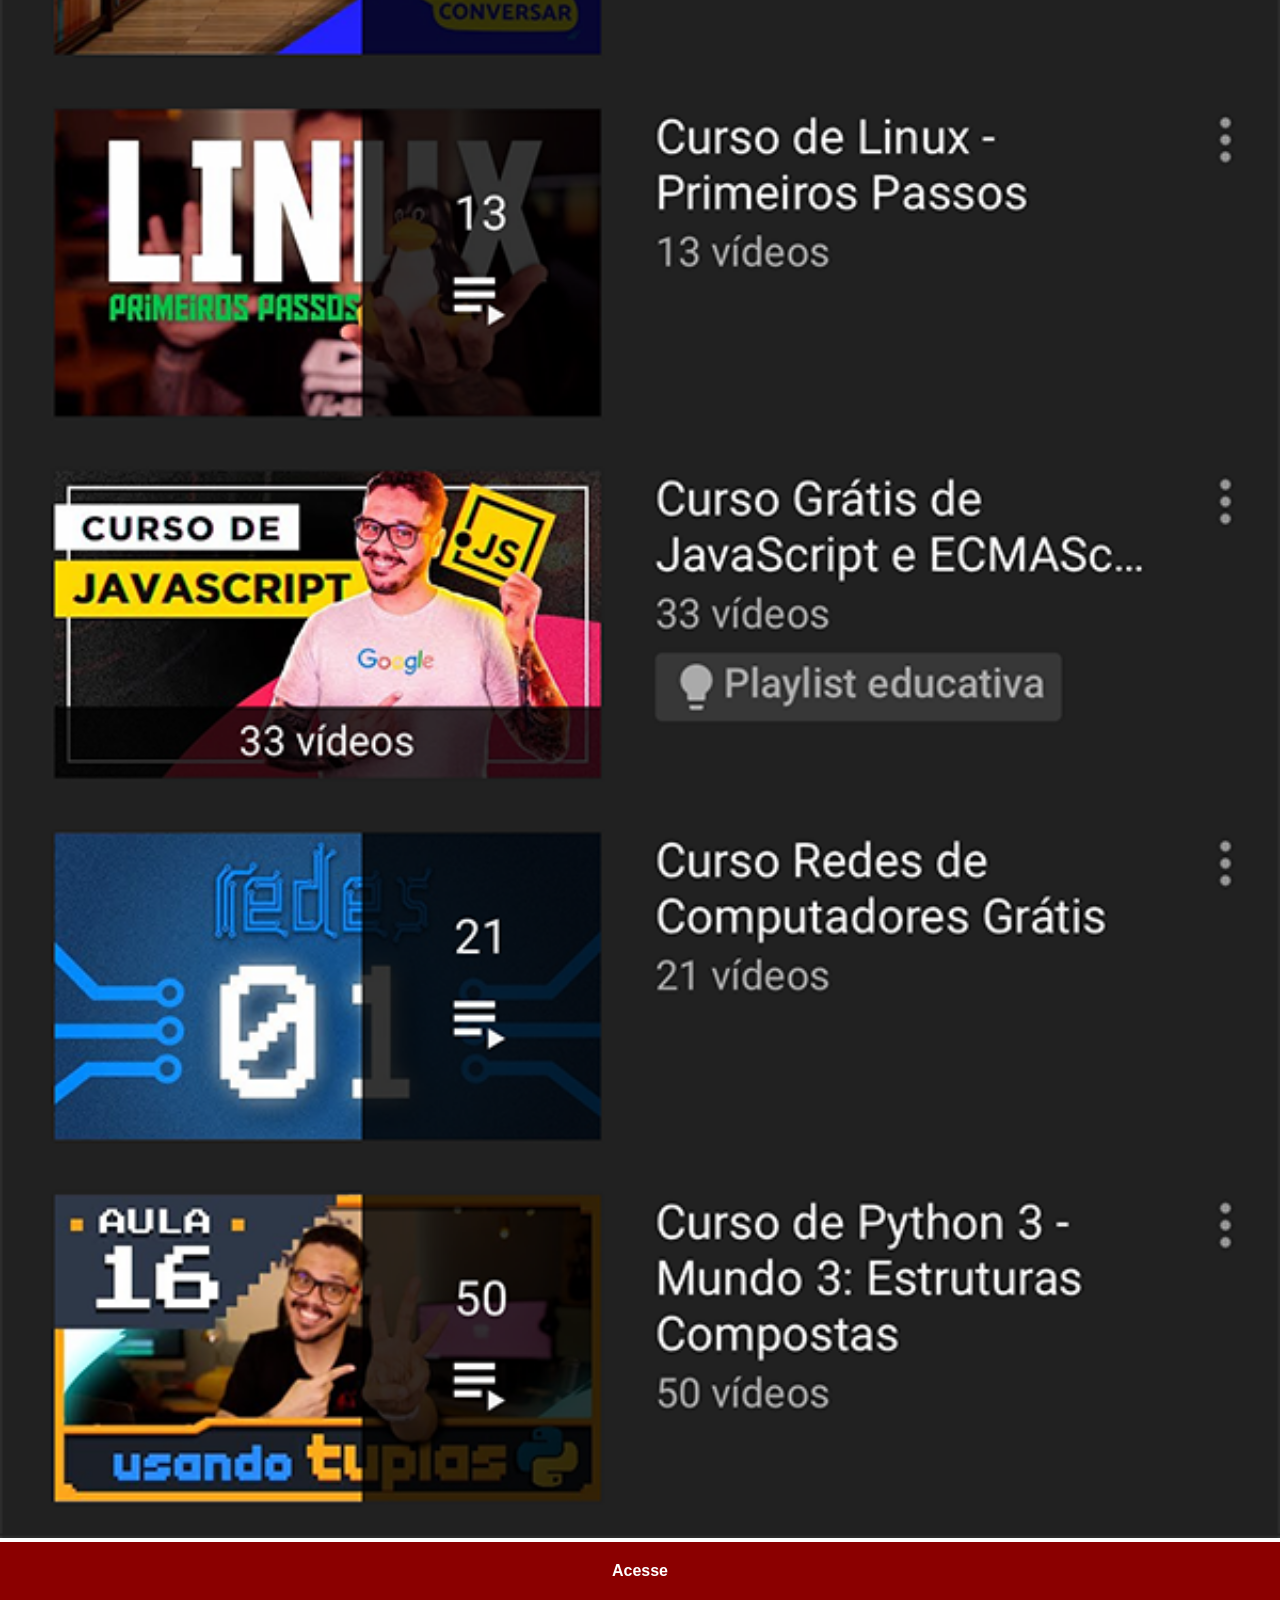
<file: youtube.html>
<!DOCTYPE html>
<html lang="pt-br">
<head>
    <meta charset="UTF-8">
    <meta name="viewport" content="width=device-width, initial-scale=1.0">
    <title>YouTube</title>
    <link rel="stylesheet" href="estilos/social.css">
</head>
<body>
    <img src="imagens/tela-youtube.png" alt="YouTube">
    <a href="https://www.youtube.com/@cursoemvideo/playlists" target="_blank">Acesse</a>
</body>
</html>
</file>
<file: estilos/style.css>
@charset "UTF-8";

* {
    margin: 0px;
    padding: 0px;
    font-family: Arial, Helvetica, sans-serif;
}

html, body {
    height: 100vh;
    width: 100vw;
    background-color: black;
}

body {
    background: url(../imagens/fundo-madeira.jpg) no-repeat top center;
    background-size: cover;
    background-attachment: fixed;
}

main {
    position: relative;
    height: 100vh;
}

section#telefone {
    position: absolute;
    top: 50%;
    left: 50%;
    transform: translate(-50%,-50%);

    height: 627px;
    width: 311px;
    background-color: blue;
    background: url(../imagens/frame-iphone.png) no-repeat;
}

iframe#tela {
    position: relative;
    top: 80px;
    left: 22px;
    width: 267px;
    height: 471px;
}

section#redes-sociais img {
    width: 50px;
    margin: 10px;
    border-radius: 50%;
    box-shadow: 2px 2px 5px rgba(0, 0, 0, 0.400);
    box-sizing: border-box;
}

section#redes-sociais {
    text-align: right;
}

section#redes-sociais img:hover {
    border: 2px solid rgba(255, 255, 255, 0.600);
    transform: translate(-2px, -2px);
    box-shadow: 4px 4px 8px rgba(0, 0, 0, 0.400);
    transition: transform 0.2s, 0.2s;
}
</file>
<file: estilos/social.css>
@charset "UTF-8";

*{
    margin: 0px;
    padding: 0px;
    font-family: Arial, Helvetica, sans-serif;
}

::-webkit-scrollbar{
    width: 0px;
    height: 0px;
}

img {
    width: 100vw;
}

a {
    display: block;
    background-color: darkred;
    padding: 20px;
    text-align: center;
    font-weight: bolder;
    text-decoration: none;
    color: white;
}

a:hover {
    background-color: red;
}
</file>
